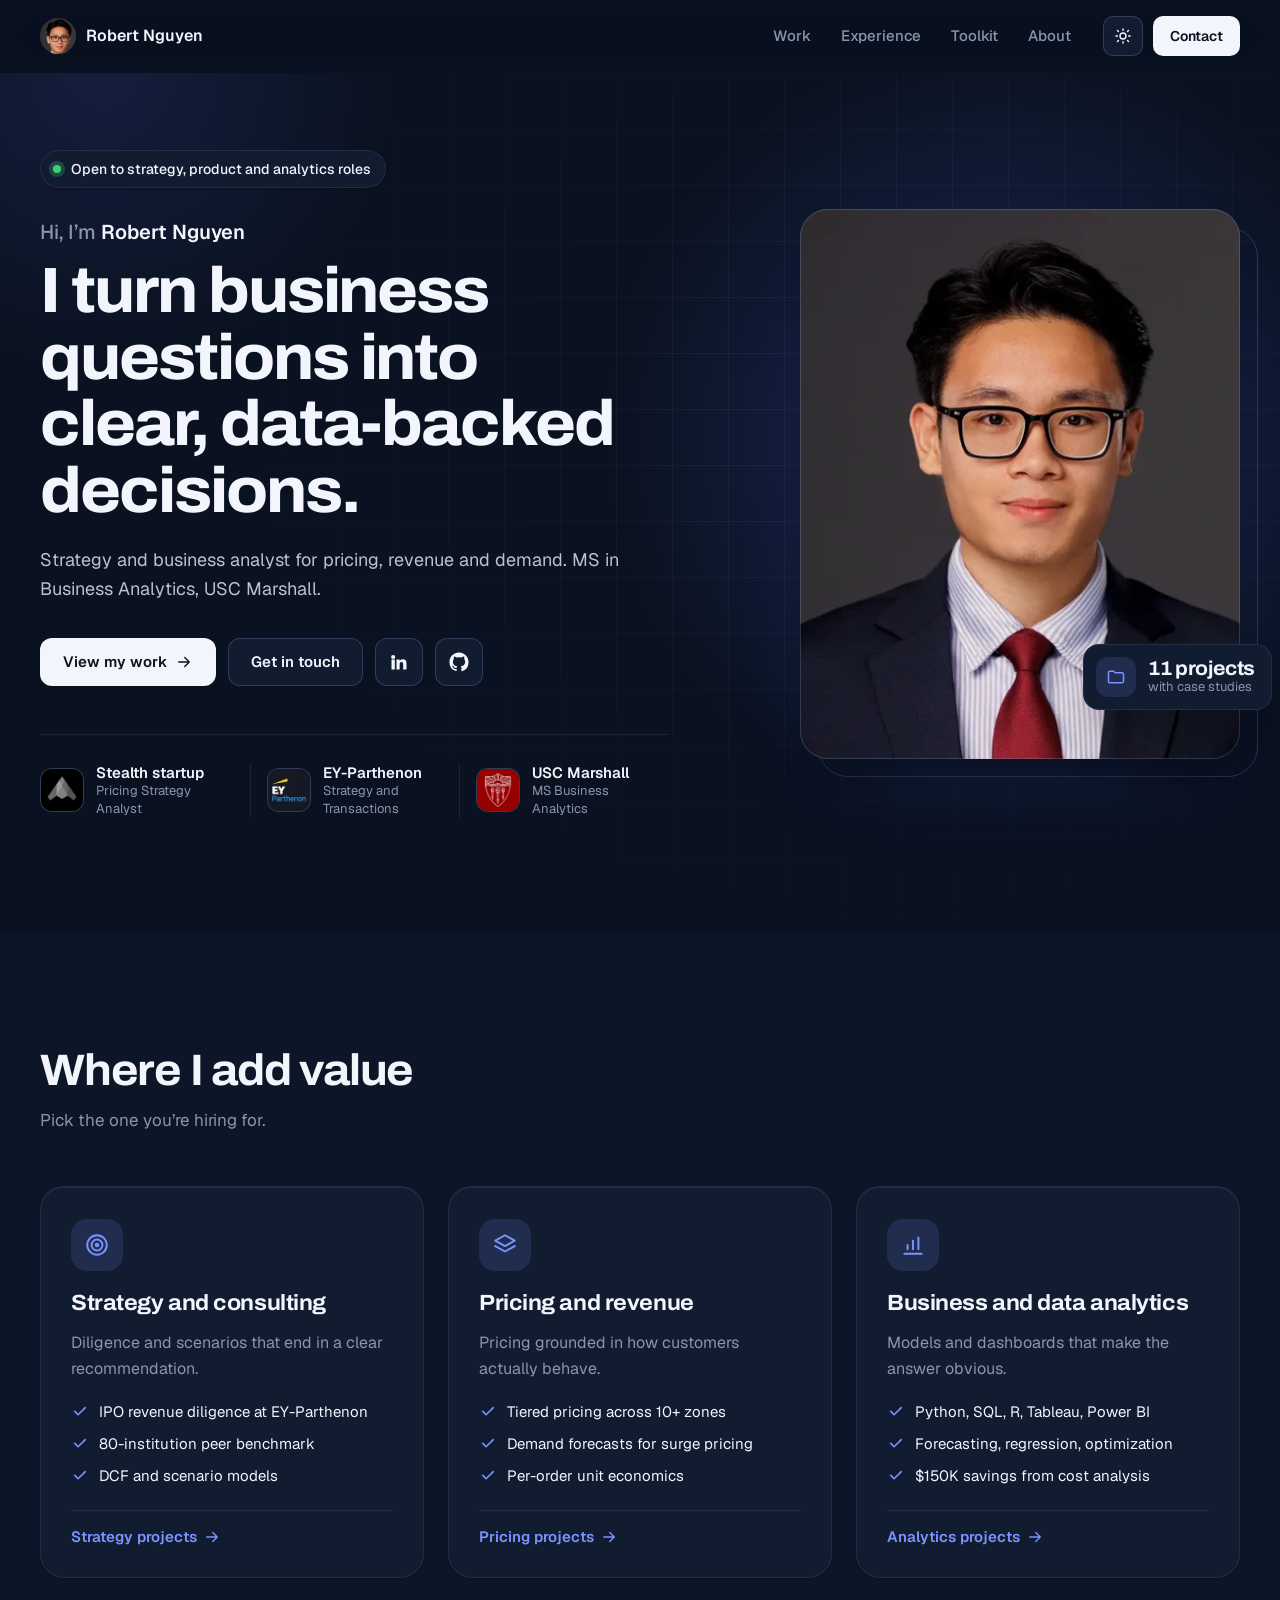
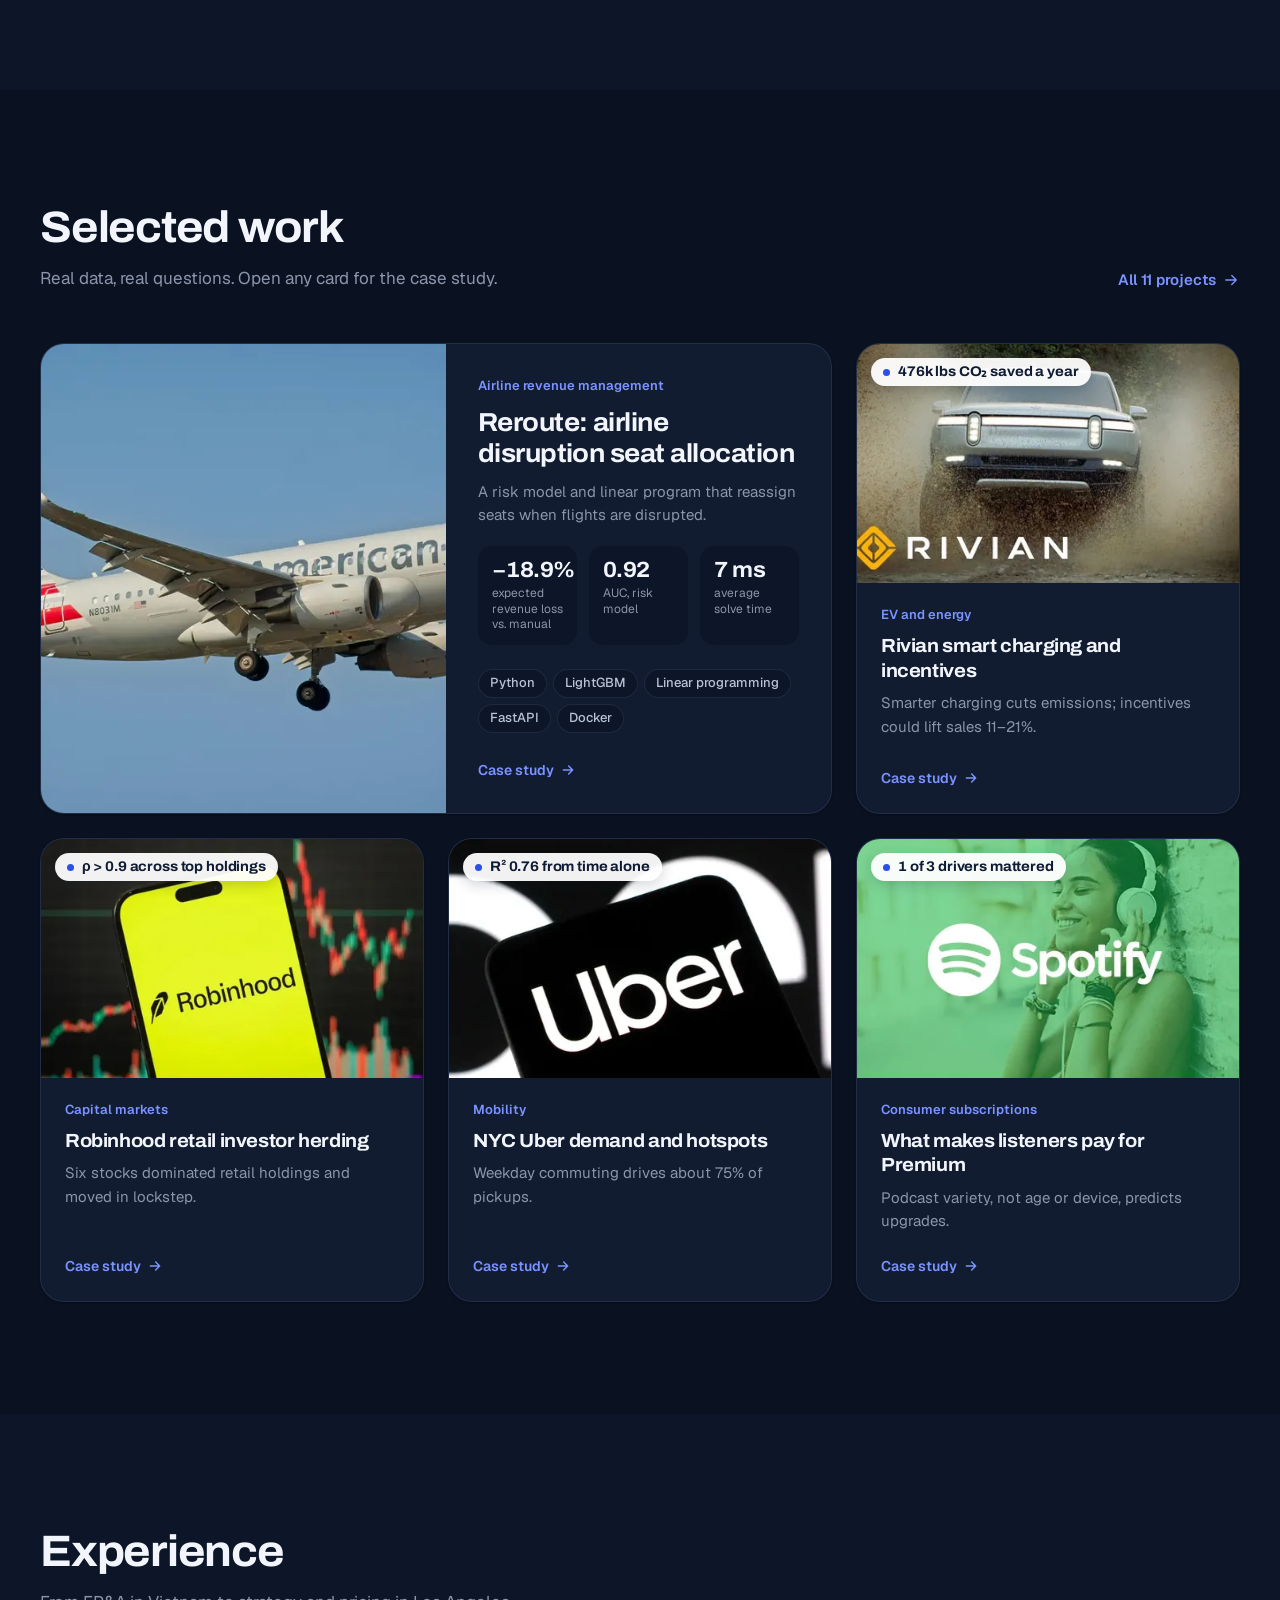
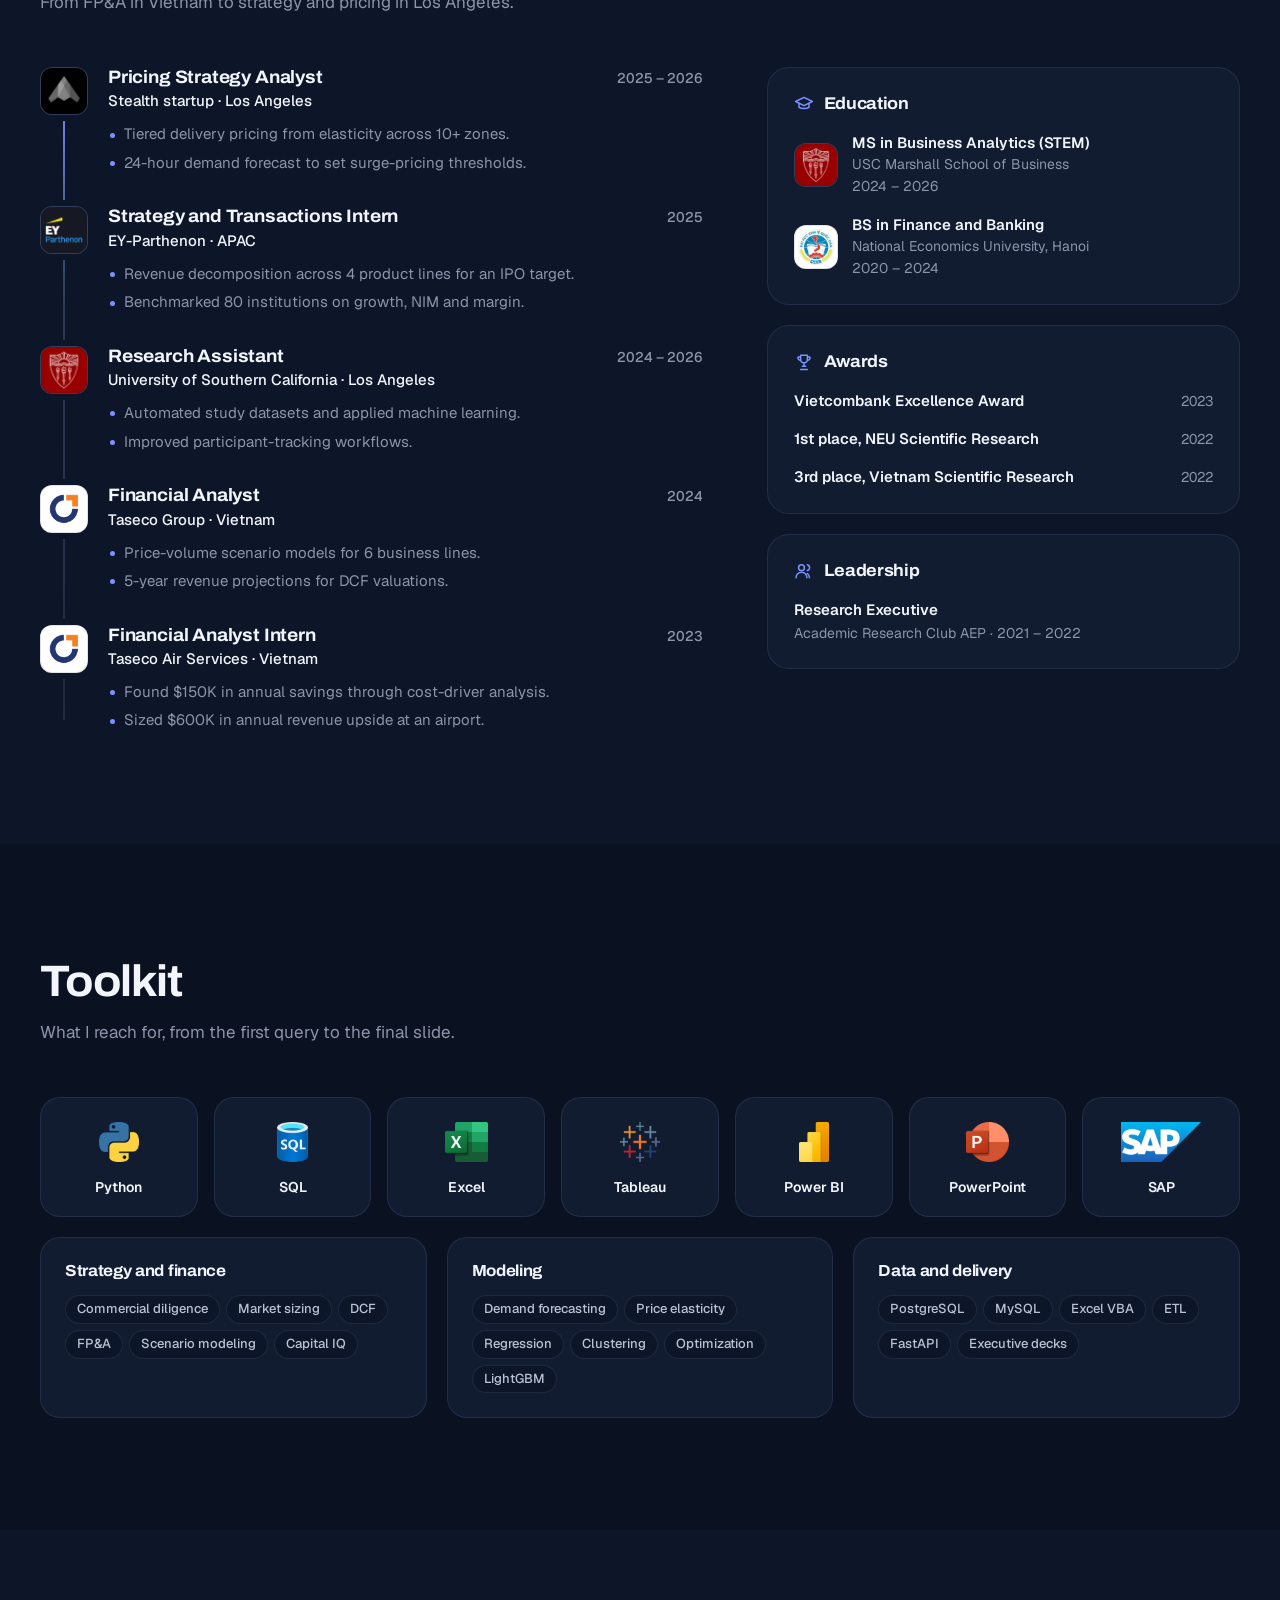
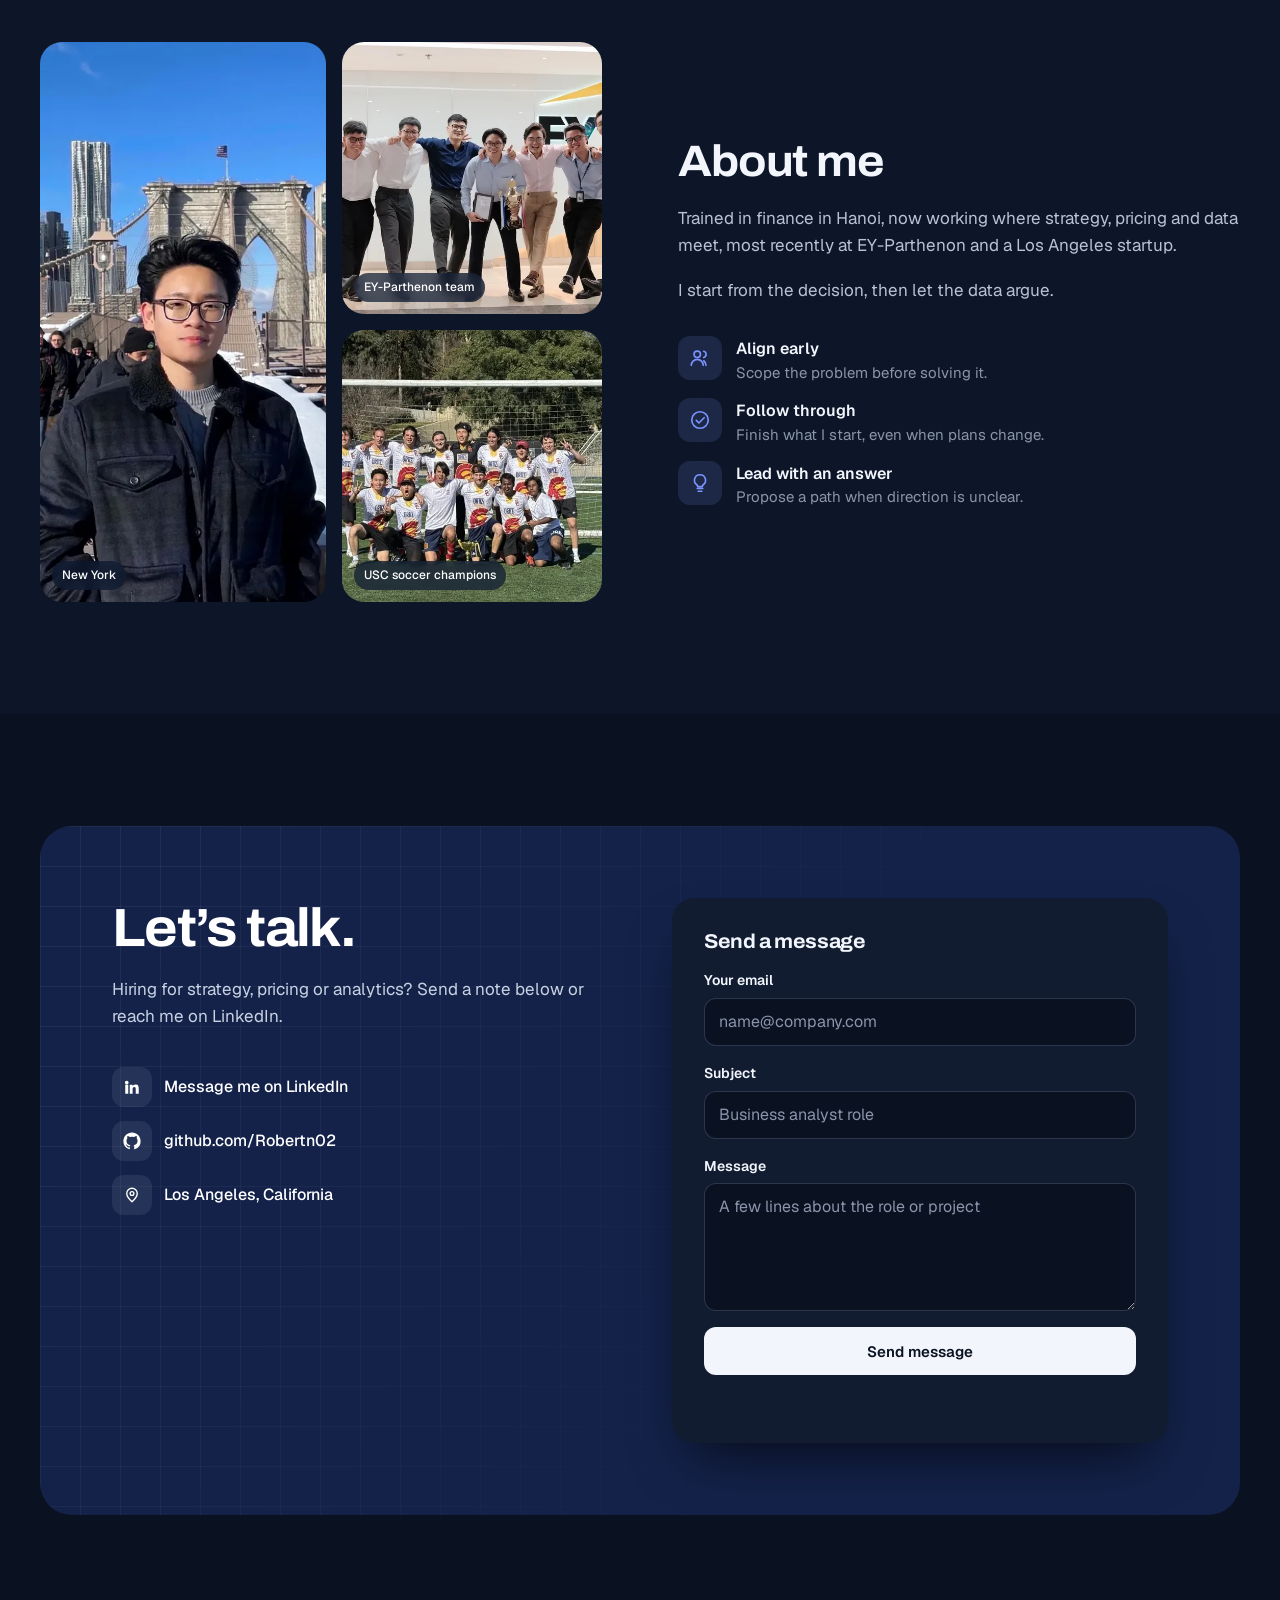
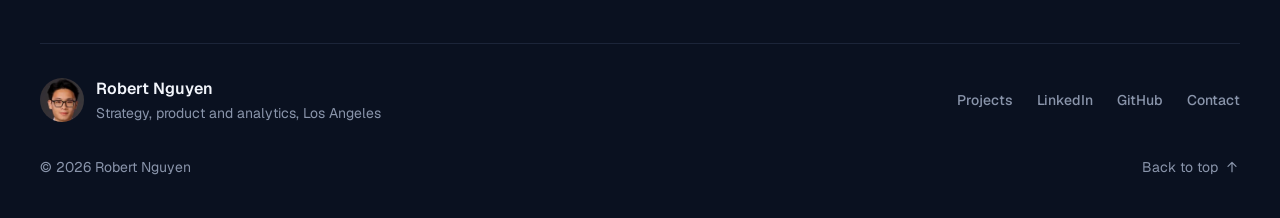
<file: index.html>
<!DOCTYPE html>
<html lang="en">
<head>
  <meta charset="utf-8">
  <meta name="viewport" content="width=device-width, initial-scale=1">
  <title>Robert Nguyen | Strategy, product and analytics</title>
  <meta name="description" content="Robert Nguyen: strategy, product and business analytics. EY-Parthenon, corporate finance, and an MS in Business Analytics at USC Marshall. Selected projects, experience and contact.">
  <link rel="canonical" href="https://robertn02.github.io/website/">

  <meta property="og:type" content="profile">
  <meta property="og:title" content="Robert Nguyen | Strategy, product and analytics">
  <meta property="og:description" content="I turn business questions into clear, data-backed decisions.">
  <meta property="og:url" content="https://robertn02.github.io/website/">
  <meta property="og:image" content="https://robertn02.github.io/website/assets/img/og-card.jpg">
  <meta property="og:image:width" content="1200">
  <meta property="og:image:height" content="630">
  <meta property="og:image:alt" content="Robert Nguyen: strategy, pricing and business analytics">
  <meta name="twitter:card" content="summary_large_image">
  <meta name="theme-color" content="#0a1120">
  <script>try{localStorage.removeItem('theme');if(sessionStorage.getItem('theme')==='light')document.documentElement.dataset.theme='light'}catch(e){}</script>

  <link rel="icon" href="assets/img/favicon.svg" type="image/svg+xml">
  <link rel="icon" href="favicon.ico" sizes="any">

  <link rel="preload" href="assets/fonts/archivo.woff2" as="font" type="font/woff2" crossorigin>
  <link rel="preload" href="assets/fonts/geist.woff2" as="font" type="font/woff2" crossorigin>
  <link rel="stylesheet" href="assets/css/site.css">
  <link rel="preload" as="image" href="assets/img/robert-headshot.webp" imagesrcset="assets/img/robert-headshot-560.webp 560w, assets/img/robert-headshot.webp 960w" imagesizes="(max-width: 600px) 250px, (max-width: 960px) 475px, 550px" fetchpriority="high">

  <script type="application/ld+json">
  {
    "@context": "https://schema.org",
    "@type": "Person",
    "name": "Robert Nguyen",
    "url": "https://robertn02.github.io/website/",
    "image": "https://robertn02.github.io/website/assets/img/robert-og.jpg",
    "address": { "@type": "PostalAddress", "addressLocality": "Los Angeles", "addressRegion": "CA", "addressCountry": "US" },
    "alumniOf": [
      { "@type": "CollegeOrUniversity", "name": "USC Marshall School of Business" },
      { "@type": "CollegeOrUniversity", "name": "National Economics University" }
    ],
    "knowsAbout": ["Strategy consulting", "Product management", "Business analytics", "Revenue management", "Financial analysis"],
    "sameAs": ["https://www.linkedin.com/in/phucnh2402/", "https://github.com/Robertn02"]
  }
  </script>

  <!-- Google Analytics: queued now, library loaded once the page is idle -->
  <script>
    window.dataLayer = window.dataLayer || [];
    function gtag(){dataLayer.push(arguments);}
    gtag('js', new Date());
    gtag('config', 'G-C8GLRVX10Y');
    addEventListener('load', function () {
      (window.requestIdleCallback || setTimeout)(function () {
        var s = document.createElement('script');
        s.async = true; s.src = 'https://www.googletagmanager.com/gtag/js?id=G-C8GLRVX10Y';
        document.head.appendChild(s);
      }, { timeout: 2500 });
    });
  </script>
</head>

<body>
  <svg width="0" height="0" style="position:absolute" aria-hidden="true">
    <symbol id="i-arrow" viewBox="0 0 24 24"><path d="M5 12h14M13 6l6 6-6 6"/></symbol>
    <symbol id="i-external" viewBox="0 0 24 24"><path d="M7 17 17 7M8 7h9v9"/></symbol>
    <symbol id="i-pin" viewBox="0 0 24 24"><path d="M12 21s-7-6.2-7-11a7 7 0 0 1 14 0c0 4.8-7 11-7 11z"/><circle cx="12" cy="10" r="2.5"/></symbol>
    <symbol id="i-target" viewBox="0 0 24 24"><circle cx="12" cy="12" r="9"/><circle cx="12" cy="12" r="5"/><circle cx="12" cy="12" r="1.2"/></symbol>
    <symbol id="i-layers" viewBox="0 0 24 24"><path d="m12 3 9 5-9 5-9-5 9-5z"/><path d="m3 13 9 5 9-5"/></symbol>
    <symbol id="i-chart" viewBox="0 0 24 24"><path d="M4 20h16M7 16v-4M12 16V8M17 16V5"/></symbol>
    <symbol id="i-folder" viewBox="0 0 24 24"><path d="M3 7a2 2 0 0 1 2-2h4l2 2h8a2 2 0 0 1 2 2v8a2 2 0 0 1-2 2H5a2 2 0 0 1-2-2z"/></symbol>
    <symbol id="i-check" viewBox="0 0 24 24"><path d="m5 12.5 4.5 4.5L19 7.5"/></symbol>
    <symbol id="i-cap" viewBox="0 0 24 24"><path d="m2 9 10-5 10 5-10 5-10-5z"/><path d="M6 11v5c3 2 9 2 12 0v-5"/></symbol>
    <symbol id="i-trophy" viewBox="0 0 24 24"><path d="M8 4h8v5a4 4 0 0 1-8 0V4zM8 6H5a3 3 0 0 0 3 4M16 6h3a3 3 0 0 1-3 4M12 13v4M8 21h8M10 17h4"/></symbol>
    <symbol id="i-users" viewBox="0 0 24 24"><circle cx="9" cy="8" r="3.5"/><path d="M2.5 20a6.5 6.5 0 0 1 13 0M16 4.6a3.5 3.5 0 0 1 0 6.8M18.5 20a6.5 6.5 0 0 0-2.4-5"/></symbol>
    <symbol id="i-check-circle" viewBox="0 0 24 24"><circle cx="12" cy="12" r="9"/><path d="m8 12.5 2.8 2.8L16.5 9.5"/></symbol>
    <symbol id="i-bulb" viewBox="0 0 24 24"><path d="M9 18h6M10 21h4M12 3a6 6 0 0 0-3.5 10.9c.6.5 1 1.2 1 2.1h5c0-.9.4-1.6 1-2.1A6 6 0 0 0 12 3z"/></symbol>
    <symbol id="i-sun" viewBox="0 0 24 24"><circle cx="12" cy="12" r="4"/><path d="M12 2.5v2M12 19.5v2M4.6 4.6 6 6M18 18l1.4 1.4M2.5 12h2M19.5 12h2M4.6 19.4 6 18M18 6l1.4-1.4"/></symbol>
    <symbol id="i-moon" viewBox="0 0 24 24"><path d="M20 14.5A8 8 0 1 1 9.5 4a6.5 6.5 0 0 0 10.5 10.5z"/></symbol>
    <symbol id="i-menu" viewBox="0 0 24 24"><path d="M4 7h16M4 12h16M4 17h16"/></symbol>
    <symbol id="i-close" viewBox="0 0 24 24"><path d="M6 6l12 12M18 6 6 18"/></symbol>
    <symbol id="i-linkedin" viewBox="0 0 24 24"><path d="M4.98 3.5a2.5 2.5 0 1 1 0 5 2.5 2.5 0 0 1 0-5zM3 9h4v12H3zM9 9h3.8v1.7h.05c.53-1 1.83-2.05 3.77-2.05C20.6 8.65 21 11.2 21 14.5V21h-4v-5.8c0-1.4-.03-3.2-1.95-3.2-1.95 0-2.25 1.52-2.25 3.1V21H9z"/></symbol>
    <symbol id="i-github" viewBox="0 0 24 24"><path d="M12 .5C5.65.5.5 5.65.5 12a11.5 11.5 0 0 0 7.86 10.92c.58.1.79-.25.79-.56v-2c-3.2.7-3.87-1.36-3.87-1.36-.52-1.33-1.28-1.69-1.28-1.69-1.04-.71.08-.7.08-.7 1.15.08 1.76 1.19 1.76 1.19 1.03 1.76 2.69 1.25 3.35.96.1-.75.4-1.25.73-1.54-2.55-.29-5.24-1.28-5.24-5.68 0-1.26.45-2.28 1.19-3.09-.12-.29-.52-1.46.11-3.04 0 0 .97-.31 3.17 1.18a11 11 0 0 1 5.77 0c2.2-1.49 3.17-1.18 3.17-1.18.63 1.58.23 2.75.11 3.04.74.81 1.19 1.83 1.19 3.09 0 4.41-2.69 5.38-5.25 5.67.41.36.78 1.06.78 2.14v3.17c0 .31.21.67.8.56A11.5 11.5 0 0 0 23.5 12C23.5 5.65 18.35.5 12 .5z"/></symbol>
  </svg>

  <a class="skip-link" href="#main">Skip to content</a>

  <header class="site-nav" id="top">
    <div class="container nav-inner">
      <a class="brand" href="./">
        <img src="assets/img/robert-avatar.webp" width="36" height="36" alt="">
        <span>Robert Nguyen</span>
      </a>
      <nav class="nav-links" id="nav-links" aria-label="Main">
        <a href="#work">Work</a>
        <a href="#experience">Experience</a>
        <a href="#toolkit">Toolkit</a>
        <a href="#about">About</a>
        <a class="nav-contact" href="#contact">Contact</a>
      </nav>
      <div class="nav-actions">
        <button class="icon-btn theme-btn" type="button" data-theme-toggle aria-label="Switch to light theme">
          <svg class="icon on-dark" aria-hidden="true"><use href="#i-sun"/></svg>
          <svg class="icon on-light" aria-hidden="true"><use href="#i-moon"/></svg>
        </button>
        <a class="btn btn-primary btn-sm nav-cta" href="#contact">Contact</a>
        <button class="menu-btn" type="button" aria-expanded="false" aria-controls="nav-links" aria-label="Open menu">
          <svg class="icon menu-open" aria-hidden="true"><use href="#i-menu"/></svg>
          <svg class="icon menu-close" aria-hidden="true"><use href="#i-close"/></svg>
        </button>
      </div>
    </div>
  </header>

  <main id="main">
    <!-- Hero -->
    <section class="hero">
      <div class="container hero-grid">
        <div>
          <span class="status rise" style="--d:0"><span class="status-dot" aria-hidden="true"></span>Open to strategy, product and analytics roles</span>
          <p class="hero-hello rise" style="--d:1">Hi, I’m <strong>Robert Nguyen</strong></p>
          <h1 class="rise" style="--d:2">I turn business questions into clear, <span class="nowrap">data-backed</span> decisions.</h1>
          <p class="hero-sub rise" style="--d:3">Strategy and business analyst for pricing, revenue and demand. MS in Business Analytics, USC Marshall.</p>

          <div class="hero-actions rise" style="--d:4">
            <a class="btn btn-primary" href="#work">View my work <svg class="icon icon--arrow" aria-hidden="true"><use href="#i-arrow"/></svg></a>
            <a class="btn btn-secondary" href="#contact">Get in touch</a>
            <a class="icon-btn" href="https://www.linkedin.com/in/phucnh2402/" target="_blank" rel="noopener" aria-label="LinkedIn"><svg class="icon icon--fill" aria-hidden="true"><use href="#i-linkedin"/></svg></a>
            <a class="icon-btn" href="https://github.com/Robertn02" target="_blank" rel="noopener" aria-label="GitHub"><svg class="icon icon--fill" aria-hidden="true"><use href="#i-github"/></svg></a>
          </div>

          <ul class="creds rise" style="--d:5" aria-label="Background">
            <li class="cred">
              <span class="logo-box logo-box--fill"><img src="assets/img/logos/stealth.webp" alt="" width="200" height="200"></span>
              <div><strong>Stealth startup</strong><span>Pricing Strategy Analyst</span></div>
            </li>
            <li class="cred">
              <span class="logo-box logo-box--fill"><img src="assets/img/logos/eyp.webp" alt="" width="200" height="200"></span>
              <div><strong>EY-Parthenon</strong><span>Strategy and Transactions</span></div>
            </li>
            <li class="cred">
              <span class="logo-box logo-box--fill"><img src="assets/img/logos/usc.webp" alt="" width="192" height="192"></span>
              <div><strong>USC Marshall</strong><span>MS Business Analytics</span></div>
            </li>
          </ul>
        </div>

        <div class="portrait rise" style="--d:1">
          <img src="assets/img/robert-headshot.webp" srcset="assets/img/robert-headshot-560.webp 560w, assets/img/robert-headshot.webp 960w" sizes="(max-width: 600px) 250px, (max-width: 960px) 475px, 550px" width="960" height="960" alt="Portrait of Robert Nguyen" fetchpriority="high">
          <a class="float-card float-card--b" href="projects/">
            <span class="float-icon"><svg class="icon" aria-hidden="true"><use href="#i-folder"/></svg></span>
            <div><strong>11 projects</strong><span>with case studies</span></div>
          </a>
        </div>
      </div>
    </section>

    <!-- Expertise -->
    <section class="section section--soft" id="expertise" aria-labelledby="expertise-title">
      <div class="container">
        <div class="section-head">
          <div>
            <h2 id="expertise-title">Where I add value</h2>
            <p>Pick the one you’re hiring for.</p>
          </div>
        </div>

        <div class="expertise">
          <article class="x-card">
            <span class="x-icon"><svg class="icon" aria-hidden="true"><use href="#i-target"/></svg></span>
            <h3>Strategy and consulting</h3>
            <p>Diligence and scenarios that end in a clear recommendation.</p>
            <ul class="checks">
              <li><svg class="icon" aria-hidden="true"><use href="#i-check"/></svg><span>IPO revenue diligence at <span class="nowrap">EY-Parthenon</span></span></li>
              <li><svg class="icon" aria-hidden="true"><use href="#i-check"/></svg><span>80-institution peer benchmark</span></li>
              <li><svg class="icon" aria-hidden="true"><use href="#i-check"/></svg><span>DCF and scenario models</span></li>
            </ul>
            <a class="link-arrow" href="projects/?for=strategy">Strategy projects <svg class="icon" aria-hidden="true"><use href="#i-arrow"/></svg></a>
          </article>

          <article class="x-card">
            <span class="x-icon"><svg class="icon" aria-hidden="true"><use href="#i-layers"/></svg></span>
            <h3>Pricing and revenue</h3>
            <p>Pricing grounded in how customers actually behave.</p>
            <ul class="checks">
              <li><svg class="icon" aria-hidden="true"><use href="#i-check"/></svg><span>Tiered pricing across 10+ zones</span></li>
              <li><svg class="icon" aria-hidden="true"><use href="#i-check"/></svg><span>Demand forecasts for surge pricing</span></li>
              <li><svg class="icon" aria-hidden="true"><use href="#i-check"/></svg><span>Per-order unit economics</span></li>
            </ul>
            <a class="link-arrow" href="projects/?for=product">Pricing projects <svg class="icon" aria-hidden="true"><use href="#i-arrow"/></svg></a>
          </article>

          <article class="x-card">
            <span class="x-icon"><svg class="icon" aria-hidden="true"><use href="#i-chart"/></svg></span>
            <h3>Business and data analytics</h3>
            <p>Models and dashboards that make the answer obvious.</p>
            <ul class="checks">
              <li><svg class="icon" aria-hidden="true"><use href="#i-check"/></svg><span>Python, SQL, R, Tableau, Power BI</span></li>
              <li><svg class="icon" aria-hidden="true"><use href="#i-check"/></svg><span>Forecasting, regression, optimization</span></li>
              <li><svg class="icon" aria-hidden="true"><use href="#i-check"/></svg><span>$150K savings from cost analysis</span></li>
            </ul>
            <a class="link-arrow" href="projects/?for=analytics">Analytics projects <svg class="icon" aria-hidden="true"><use href="#i-arrow"/></svg></a>
          </article>
        </div>
      </div>
    </section>

    <!-- Work -->
    <section class="section" id="work" aria-labelledby="work-title">
      <div class="container">
        <div class="section-head">
          <div>
            <h2 id="work-title">Selected work</h2>
            <p>Real data, real questions. Open any card for the case study.</p>
          </div>
          <a class="link-arrow" href="projects/">All 11 projects <svg class="icon" aria-hidden="true"><use href="#i-arrow"/></svg></a>
        </div>

        <div class="work-grid">
          <article class="work-card work-card--feature" data-case="reroute">
            <div class="work-media">
              <img src="assets/img/project-aa.webp" srcset="assets/img/project-aa-480.webp 480w, assets/img/project-aa-720.webp 720w, assets/img/project-aa.webp 960w" sizes="(max-width: 720px) calc(100vw - 40px), 750px" width="960" height="540" loading="lazy" alt="American Airlines jet taking off">
            </div>
            <div class="work-body">
              <span class="tag">Airline revenue management</span>
              <h3><a href="https://github.com/Robertn02/Airline-Revenue-Management-IROPS-Seat-Allocation-Optimizer" target="_blank" rel="noopener">Reroute: airline disruption seat allocation</a></h3>
              <p>A risk model and linear program that reassign seats when flights are disrupted.</p>
              <div class="stats">
                <div class="stat"><strong>−18.9%</strong><span>expected revenue loss vs. manual</span></div>
                <div class="stat"><strong>0.92</strong><span>AUC, risk model</span></div>
                <div class="stat"><strong>7 ms</strong><span>average solve time</span></div>
              </div>
              <div class="chips"><span class="chip">Python</span><span class="chip">LightGBM</span><span class="chip">Linear programming</span><span class="chip">FastAPI</span><span class="chip">Docker</span></div>
              <span class="card-cta" aria-hidden="true">Case study <svg class="icon"><use href="#i-arrow"/></svg></span>
            </div>
          </article>

          <article class="work-card" data-case="rivian">
            <div class="work-media">
              <img src="assets/img/project-rivian.webp" srcset="assets/img/project-rivian-480.webp 480w, assets/img/project-rivian-720.webp 720w, assets/img/project-rivian.webp 960w" sizes="(max-width: 720px) calc(100vw - 40px), (max-width: 1024px) calc(50vw - 44px), 384px" width="960" height="540" loading="lazy" alt="Rivian truck driving off-road">
              <span class="metric">476k lbs CO₂ saved a year</span>
            </div>
            <div class="work-body">
              <span class="tag">EV and energy</span>
              <h3><a href="https://github.com/Robertn02/Rivian-SCE-EV-Smart-Charging-Emissions-and-Incentive-Analysis" target="_blank" rel="noopener">Rivian smart charging and incentives</a></h3>
              <p>Smarter charging cuts emissions; incentives could lift sales 11–21%.</p>
              <span class="card-cta" aria-hidden="true">Case study <svg class="icon"><use href="#i-arrow"/></svg></span>
            </div>
          </article>

          <article class="work-card" data-case="robinhood">
            <div class="work-media">
              <img src="assets/img/project-robinhood.webp" srcset="assets/img/project-robinhood-480.webp 480w, assets/img/project-robinhood-720.webp 720w, assets/img/project-robinhood.webp 750w" sizes="(max-width: 720px) calc(100vw - 40px), (max-width: 1024px) calc(50vw - 44px), 384px" width="750" height="500" loading="lazy" alt="Robinhood app on a phone">
              <span class="metric">ρ &gt; 0.9 across top holdings</span>
            </div>
            <div class="work-body">
              <span class="tag">Capital markets</span>
              <h3><a href="https://github.com/Robertn02/Robinhood-CRSP-Retail-Investor-Flow-Behavioral-Analytics" target="_blank" rel="noopener">Robinhood retail investor herding</a></h3>
              <p>Six stocks dominated retail holdings and moved in lockstep.</p>
              <span class="card-cta" aria-hidden="true">Case study <svg class="icon"><use href="#i-arrow"/></svg></span>
            </div>
          </article>

          <article class="work-card" data-case="uber">
            <div class="work-media">
              <img src="assets/img/project-uber.webp" srcset="assets/img/project-uber-480.webp 480w, assets/img/project-uber-720.webp 720w, assets/img/project-uber.webp 960w" sizes="(max-width: 720px) calc(100vw - 40px), (max-width: 1024px) calc(50vw - 44px), 384px" width="960" height="640" loading="lazy" alt="Uber logo on a phone">
              <span class="metric">R² 0.76 from time alone</span>
            </div>
            <div class="work-body">
              <span class="tag">Mobility</span>
              <h3><a href="https://github.com/Robertn02/Uber-NYC-Pickup-Demand-and-Hotspot-Analytics" target="_blank" rel="noopener">NYC Uber demand and hotspots</a></h3>
              <p>Weekday commuting drives about 75% of pickups.</p>
              <span class="card-cta" aria-hidden="true">Case study <svg class="icon"><use href="#i-arrow"/></svg></span>
            </div>
          </article>

          <article class="work-card" data-case="spotify">
            <div class="work-media">
              <img src="assets/img/project-spotify.webp" width="467" height="316" loading="lazy" alt="Spotify logo over a person wearing headphones">
              <span class="metric">1 of 3 drivers mattered</span>
            </div>
            <div class="work-body">
              <span class="tag">Consumer subscriptions</span>
              <h3><a href="https://github.com/Robertn02/Spotify-Premium-Subscription-Behavior-Modeling-and-Driver-Analysis" target="_blank" rel="noopener">What makes listeners pay for Premium</a></h3>
              <p>Podcast variety, not age or device, predicts upgrades.</p>
              <span class="card-cta" aria-hidden="true">Case study <svg class="icon"><use href="#i-arrow"/></svg></span>
            </div>
          </article>
        </div>
      </div>
    </section>

    <!-- Experience -->
    <section class="section section--soft" id="experience" aria-labelledby="experience-title">
      <div class="container">
        <div class="section-head">
          <div>
            <h2 id="experience-title">Experience</h2>
            <p>From FP&amp;A in Vietnam to strategy and pricing in Los Angeles.</p>
          </div>
        </div>

        <div class="exp-grid">
          <ol class="timeline">
            <li class="t-item">
              <span class="logo-box logo-box--fill"><img src="assets/img/logos/stealth.webp" alt="" width="200" height="200"></span>
              <div>
                <div class="t-head"><h3>Pricing Strategy Analyst</h3><span class="t-date">2025 – 2026</span></div>
                <p class="t-org">Stealth startup · Los Angeles</p>
                <ul class="t-points">
                  <li>Tiered delivery pricing from elasticity across 10+ zones.</li>
                  <li>24-hour demand forecast to set surge-pricing thresholds.</li>
                </ul>
              </div>
            </li>
            <li class="t-item">
              <span class="logo-box logo-box--fill"><img src="assets/img/logos/eyp.webp" alt="" width="200" height="200"></span>
              <div>
                <div class="t-head"><h3>Strategy and Transactions Intern</h3><span class="t-date">2025</span></div>
                <p class="t-org">EY-Parthenon · APAC</p>
                <ul class="t-points">
                  <li>Revenue decomposition across 4 product lines for an IPO target.</li>
                  <li>Benchmarked 80 institutions on growth, NIM and margin.</li>
                </ul>
              </div>
            </li>
            <li class="t-item">
              <span class="logo-box logo-box--fill"><img src="assets/img/logos/usc.webp" alt="" width="192" height="192"></span>
              <div>
                <div class="t-head"><h3>Research Assistant</h3><span class="t-date">2024 – 2026</span></div>
                <p class="t-org">University of Southern California · Los Angeles</p>
                <ul class="t-points">
                  <li>Automated study datasets and applied machine learning.</li>
                  <li>Improved participant-tracking workflows.</li>
                </ul>
              </div>
            </li>
            <li class="t-item">
              <span class="logo-box logo-box--real"><img src="assets/img/logos/taseco.webp" alt="" width="96" height="96"></span>
              <div>
                <div class="t-head"><h3>Financial Analyst</h3><span class="t-date">2024</span></div>
                <p class="t-org">Taseco Group · Vietnam</p>
                <ul class="t-points">
                  <li>Price-volume scenario models for 6 business lines.</li>
                  <li>5-year revenue projections for DCF valuations.</li>
                </ul>
              </div>
            </li>
            <li class="t-item">
              <span class="logo-box logo-box--real"><img src="assets/img/logos/taseco.webp" alt="" width="96" height="96"></span>
              <div>
                <div class="t-head"><h3>Financial Analyst Intern</h3><span class="t-date">2023</span></div>
                <p class="t-org">Taseco Air Services · Vietnam</p>
                <ul class="t-points">
                  <li>Found $150K in annual savings through cost-driver analysis.</li>
                  <li>Sized $600K in annual revenue upside at an airport.</li>
                </ul>
              </div>
            </li>
          </ol>

          <div class="side">
            <section class="side-card" aria-labelledby="edu-title">
              <h3 id="edu-title"><svg class="icon" aria-hidden="true"><use href="#i-cap"/></svg>Education</h3>
              <ul class="side-list">
                <li class="edu"><span class="logo-box logo-box--fill"><img src="assets/img/logos/usc.webp" alt="" width="192" height="192"></span><div><strong>MS in Business Analytics (STEM)</strong><span>USC Marshall School of Business</span><span>2024 – 2026</span></div></li>
                <li class="edu"><span class="logo-box logo-box--real logo-box--tight"><img src="assets/img/logos/neu.webp" alt="" width="160" height="160"></span><div><strong>BS in Finance and Banking</strong><span>National Economics University, Hanoi</span><span>2020 – 2024</span></div></li>
              </ul>
            </section>
            <section class="side-card" aria-labelledby="awards-title">
              <h3 id="awards-title"><svg class="icon" aria-hidden="true"><use href="#i-trophy"/></svg>Awards</h3>
              <ul class="side-list">
                <li class="row"><strong>Vietcombank Excellence Award</strong><span>2023</span></li>
                <li class="row"><strong>1st place, NEU Scientific Research</strong><span>2022</span></li>
                <li class="row"><strong>3rd place, Vietnam Scientific Research</strong><span>2022</span></li>
              </ul>
            </section>
            <section class="side-card" aria-labelledby="lead-title">
              <h3 id="lead-title"><svg class="icon" aria-hidden="true"><use href="#i-users"/></svg>Leadership</h3>
              <ul class="side-list">
                <li><strong>Research Executive</strong><span>Academic Research Club AEP · 2021 – 2022</span></li>
              </ul>
            </section>
          </div>
        </div>
      </div>
    </section>

    <!-- Toolkit -->
    <section class="section" id="toolkit" aria-labelledby="toolkit-title">
      <div class="container">
        <div class="section-head">
          <div>
            <h2 id="toolkit-title">Toolkit</h2>
            <p>What I reach for, from the first query to the final slide.</p>
          </div>
        </div>

        <ul class="tools">
          <li class="tool"><img src="assets/img/logos/python.webp" alt="" width="121" height="120"><span>Python</span></li>
          <li class="tool"><img src="assets/img/logos/sql.webp" alt="" width="91" height="120"><span>SQL</span></li>
          <li class="tool"><img src="assets/img/logos/excel.webp" alt="" width="129" height="120"><span>Excel</span></li>
          <li class="tool"><img src="assets/img/logos/tableau.webp" alt="" width="122" height="120"><span>Tableau</span></li>
          <li class="tool"><img src="assets/img/logos/powerbi.webp" alt="" width="90" height="120"><span>Power BI</span></li>
          <li class="tool"><img src="assets/img/logos/powerpoint.webp" alt="" width="129" height="120"><span>PowerPoint</span></li>
          <li class="tool"><img src="assets/img/logos/sap.webp" alt="" width="240" height="119"><span>SAP</span></li>
        </ul>

        <div class="methods">
          <div class="method">
            <h3>Strategy and finance</h3>
            <div class="chips"><span class="chip">Commercial diligence</span><span class="chip">Market sizing</span><span class="chip">DCF</span><span class="chip">FP&amp;A</span><span class="chip">Scenario modeling</span><span class="chip">Capital IQ</span></div>
          </div>
          <div class="method">
            <h3>Modeling</h3>
            <div class="chips"><span class="chip">Demand forecasting</span><span class="chip">Price elasticity</span><span class="chip">Regression</span><span class="chip">Clustering</span><span class="chip">Optimization</span><span class="chip">LightGBM</span></div>
          </div>
          <div class="method">
            <h3>Data and delivery</h3>
            <div class="chips"><span class="chip">PostgreSQL</span><span class="chip">MySQL</span><span class="chip">Excel VBA</span><span class="chip">ETL</span><span class="chip">FastAPI</span><span class="chip">Executive decks</span></div>
          </div>
        </div>
      </div>
    </section>

    <!-- About -->
    <section class="section section--soft" id="about" aria-labelledby="about-title">
      <div class="container about-grid">
        <div class="collage">
          <figure><img src="assets/img/robert-brooklyn.webp" srcset="assets/img/robert-brooklyn-600.webp 600w, assets/img/robert-brooklyn.webp 900w" sizes="(max-width: 960px) 55vw, 420px" width="900" height="1200" loading="lazy" alt="Robert on the Brooklyn Bridge with the Manhattan skyline behind"><figcaption>New York</figcaption></figure>
          <figure><img src="assets/img/life-ey-2.webp" srcset="assets/img/life-ey-2-800.webp 800w, assets/img/life-ey-2.webp 1200w" sizes="(max-width: 960px) 45vw, 410px" width="1200" height="800" loading="lazy" alt="Robert with EY-Parthenon colleagues holding a trophy"><figcaption>EY-Parthenon team</figcaption></figure>
          <figure><img src="assets/img/life-champion.webp" srcset="assets/img/life-champion-800.webp 800w, assets/img/life-champion.webp 1200w" sizes="(max-width: 960px) 45vw, 410px" width="1200" height="800" loading="lazy" alt="USC soccer team celebrating with a trophy"><figcaption>USC soccer champions</figcaption></figure>
        </div>

        <div class="about-copy">
          <h2 id="about-title">About me</h2>
          <p>Trained in finance in Hanoi, now working where strategy, pricing and data meet, most recently at EY-Parthenon and a Los Angeles startup.</p>
          <p>I start from the decision, then let the data argue.</p>

          <div class="values">
            <div class="value">
              <span class="x-icon"><svg class="icon" aria-hidden="true"><use href="#i-users"/></svg></span>
              <div><strong>Align early</strong><span>Scope the problem before solving it.</span></div>
            </div>
            <div class="value">
              <span class="x-icon"><svg class="icon" aria-hidden="true"><use href="#i-check-circle"/></svg></span>
              <div><strong>Follow through</strong><span>Finish what I start, even when plans change.</span></div>
            </div>
            <div class="value">
              <span class="x-icon"><svg class="icon" aria-hidden="true"><use href="#i-bulb"/></svg></span>
              <div><strong>Lead with an answer</strong><span>Propose a path when direction is unclear.</span></div>
            </div>
          </div>
        </div>
      </div>
    </section>

    <!-- Contact -->
    <section class="section" id="contact" aria-labelledby="contact-title">
      <div class="container">
        <div class="cta">
          <div>
            <h2 id="contact-title">Let’s talk.</h2>
            <p class="cta-sub">Hiring for strategy, pricing or analytics? Send a note below or reach me on LinkedIn.</p>
            <ul class="contact-list">
              <li><a href="https://www.linkedin.com/in/phucnh2402/" target="_blank" rel="noopener"><span class="icon-wrap"><svg class="icon icon--fill" aria-hidden="true"><use href="#i-linkedin"/></svg></span>Message me on LinkedIn</a></li>
              <li><a href="https://github.com/Robertn02" target="_blank" rel="noopener"><span class="icon-wrap"><svg class="icon icon--fill" aria-hidden="true"><use href="#i-github"/></svg></span>github.com/Robertn02</a></li>
              <li><span><span class="icon-wrap"><svg class="icon" aria-hidden="true"><use href="#i-pin"/></svg></span>Los Angeles, California</span></li>
            </ul>
          </div>

          <form class="form" id="contact-form" novalidate>
            <h3>Send a message</h3>
            <div class="field">
              <label for="f-email">Your email</label>
              <input id="f-email" type="email" name="email" autocomplete="email" placeholder="name@company.com" required>
            </div>
            <div class="field">
              <label for="f-subject">Subject</label>
              <input id="f-subject" type="text" name="subject" placeholder="Business analyst role">
            </div>
            <div class="field">
              <label for="f-message">Message</label>
              <textarea id="f-message" name="message" rows="4" placeholder="A few lines about the role or project" required></textarea>
            </div>
            <input type="hidden" name="source" value="Home">
            <button class="btn btn-primary" type="submit">Send message</button>
            <p class="form-status" role="status" aria-live="polite"></p>
          </form>
        </div>
      </div>
    </section>
  </main>

  <footer class="footer">
    <div class="container">
      <div class="footer-inner">
        <div class="footer-brand">
          <img src="assets/img/robert-avatar.webp" width="44" height="44" alt="">
          <div><strong>Robert Nguyen</strong><span>Strategy, product and analytics, Los Angeles</span></div>
        </div>
        <nav aria-label="Footer">
          <a href="projects/">Projects</a>
          <a href="https://www.linkedin.com/in/phucnh2402/" target="_blank" rel="noopener">LinkedIn</a>
          <a href="https://github.com/Robertn02" target="_blank" rel="noopener">GitHub</a>
          <a href="#contact">Contact</a>
        </nav>
      </div>
      <div class="footer-bottom">
        <p>© <span data-year>2026</span> Robert Nguyen</p>
        <a class="back-top" href="#top">Back to top <svg class="icon" aria-hidden="true"><use href="#i-arrow"/></svg></a>
      </div>
    </div>
  </footer>

  <script src="assets/js/site.js" defer></script>
</body>
</html>
</file>
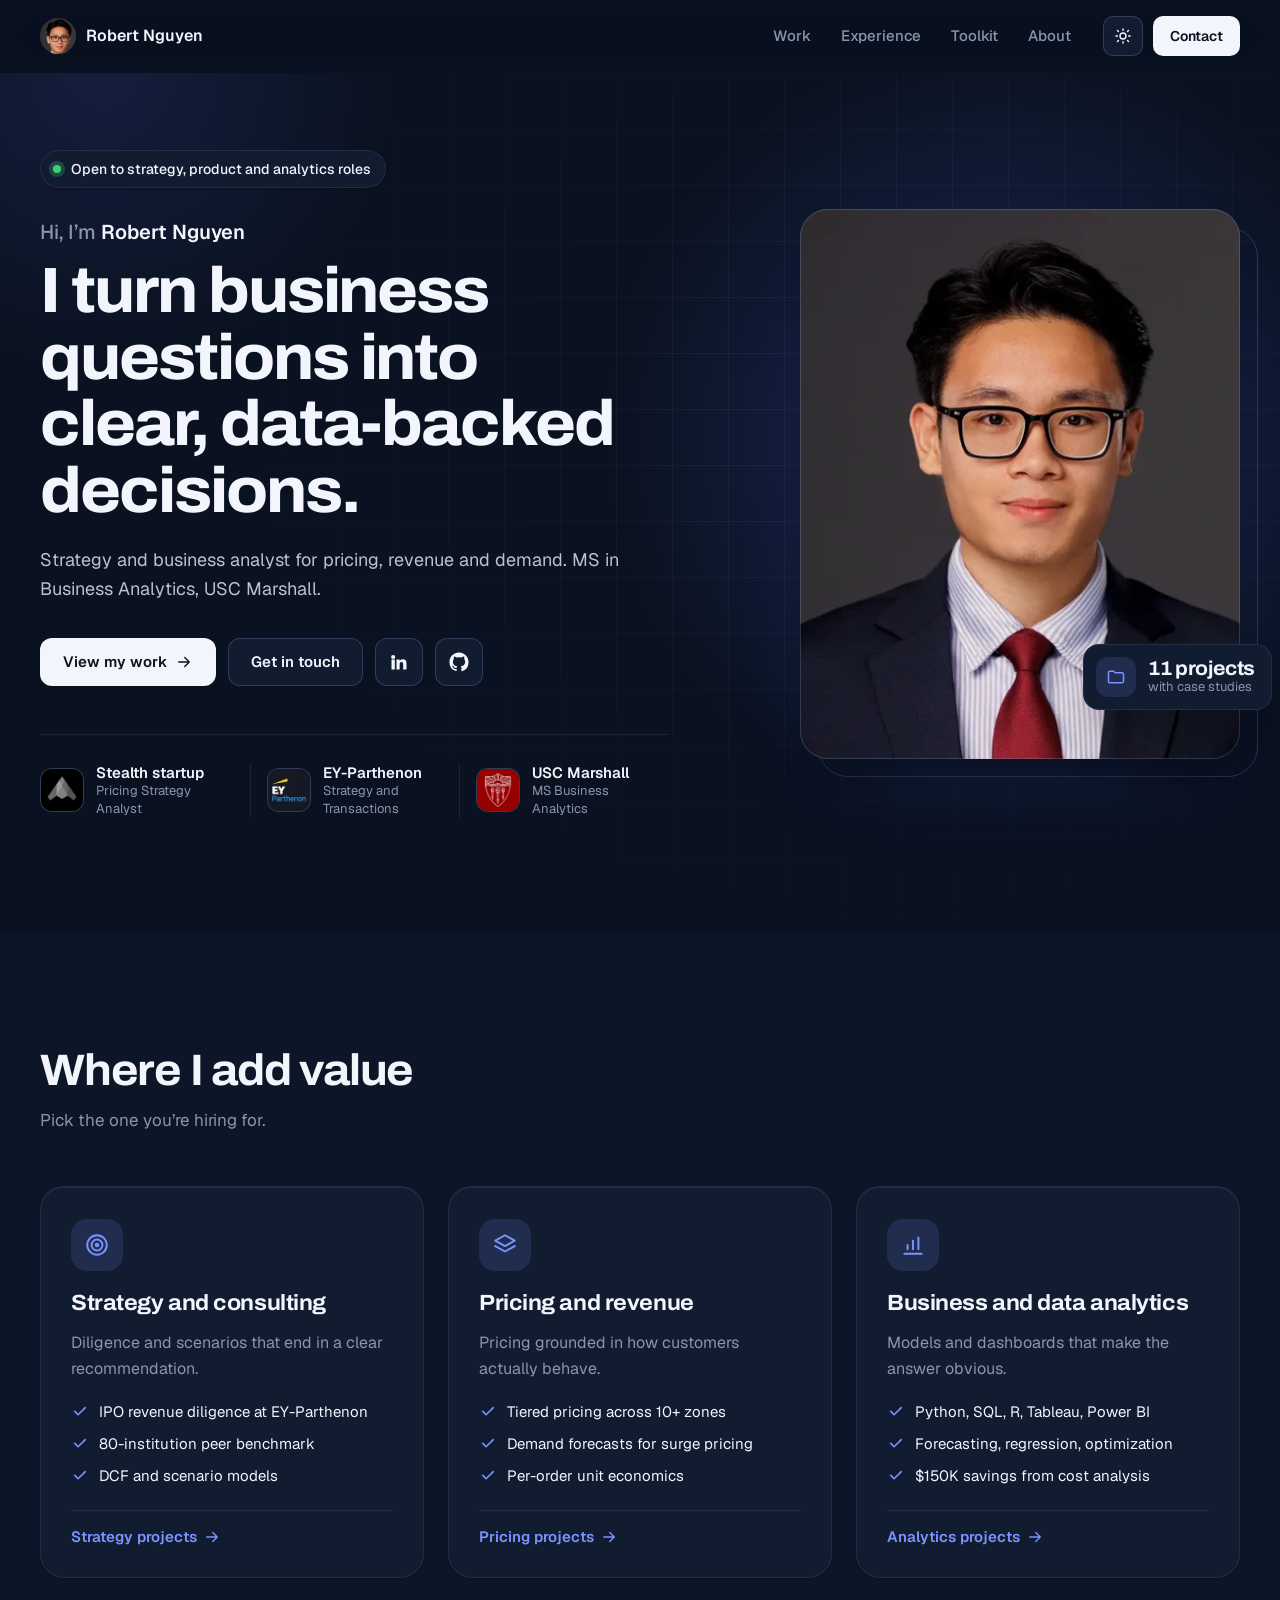
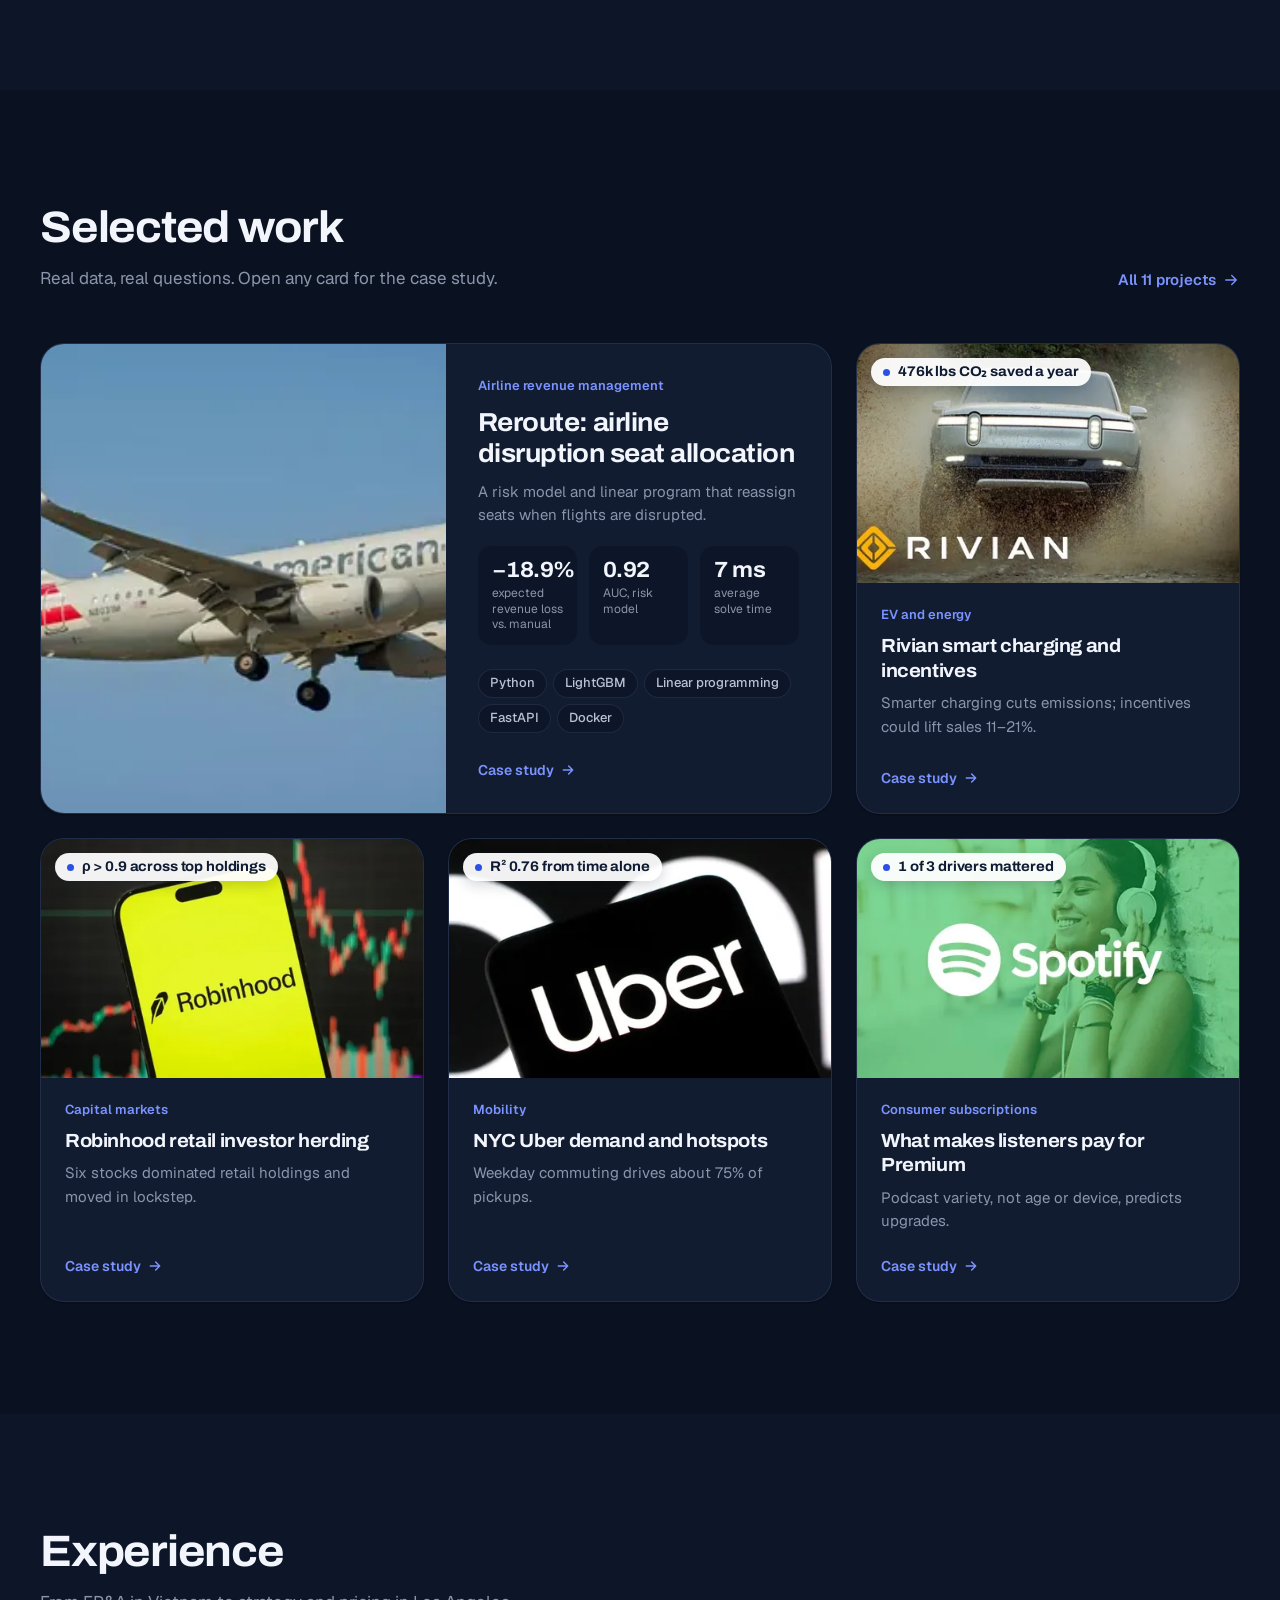
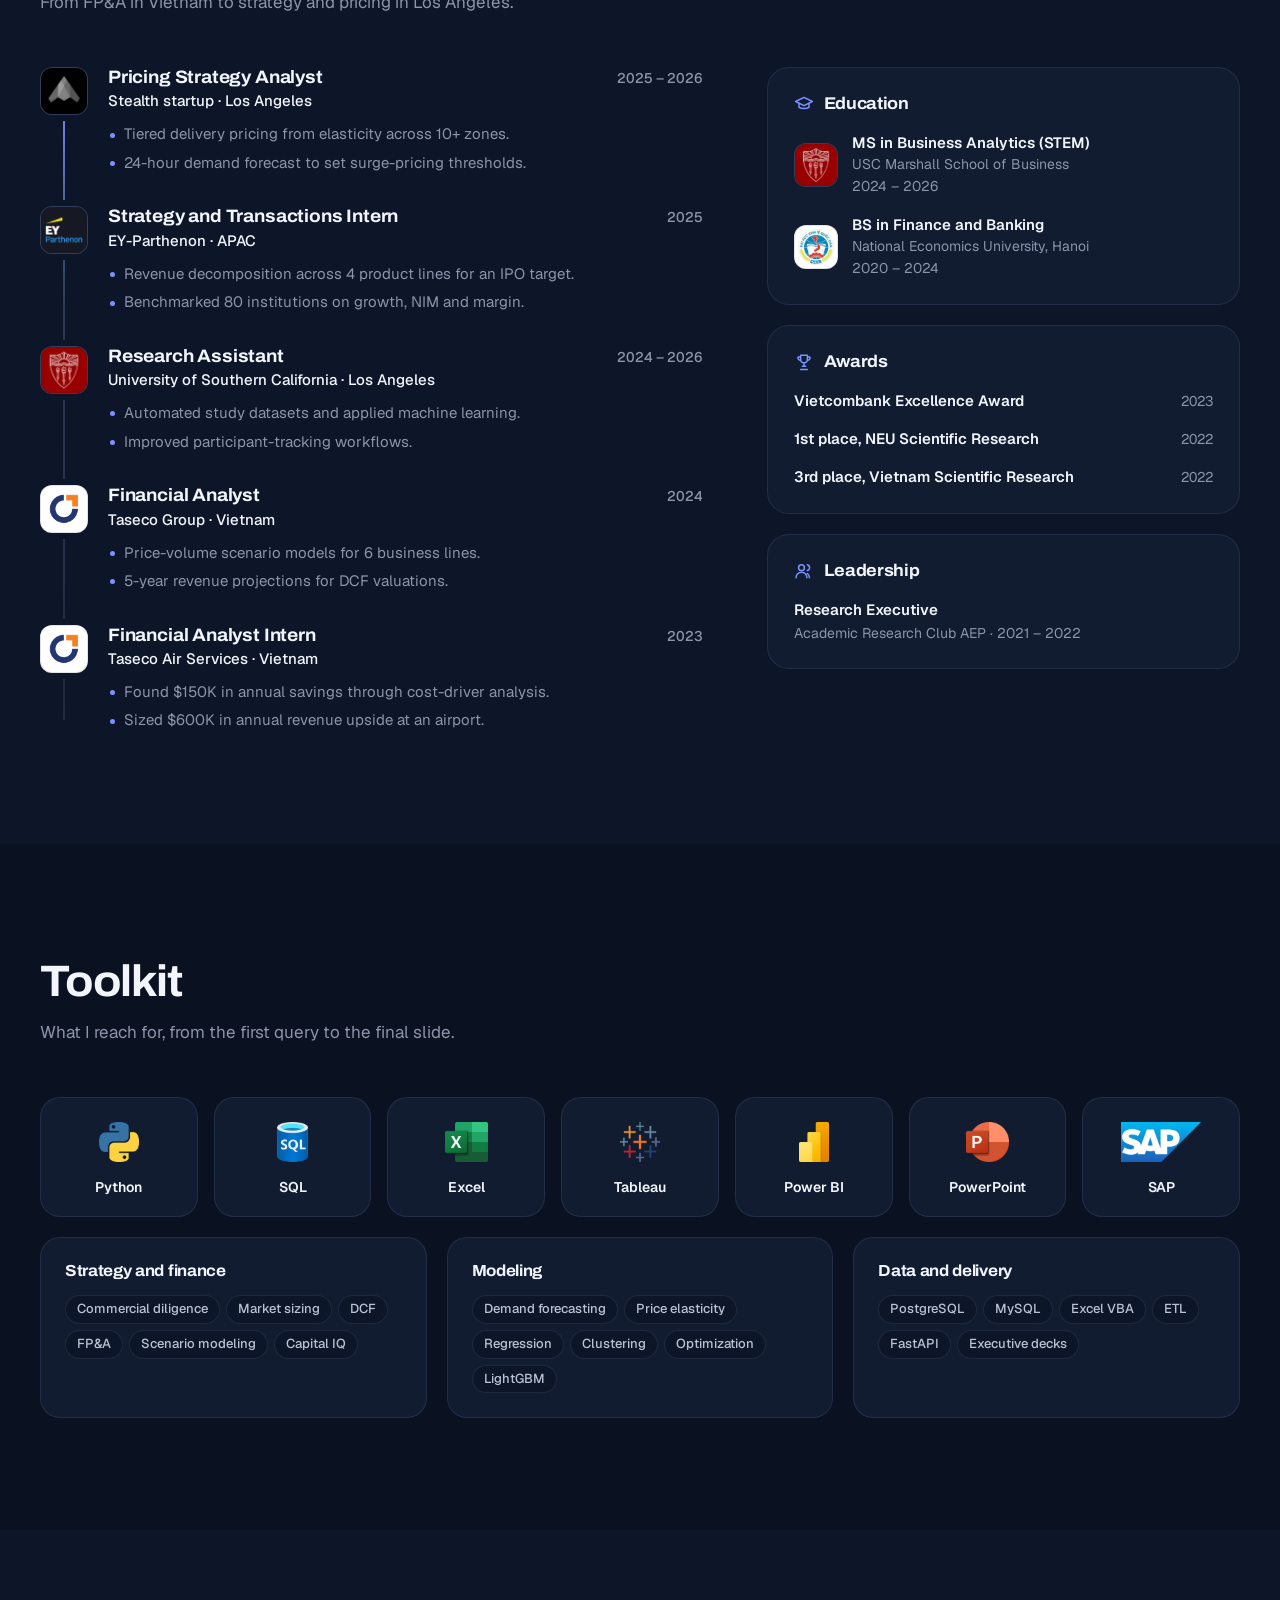
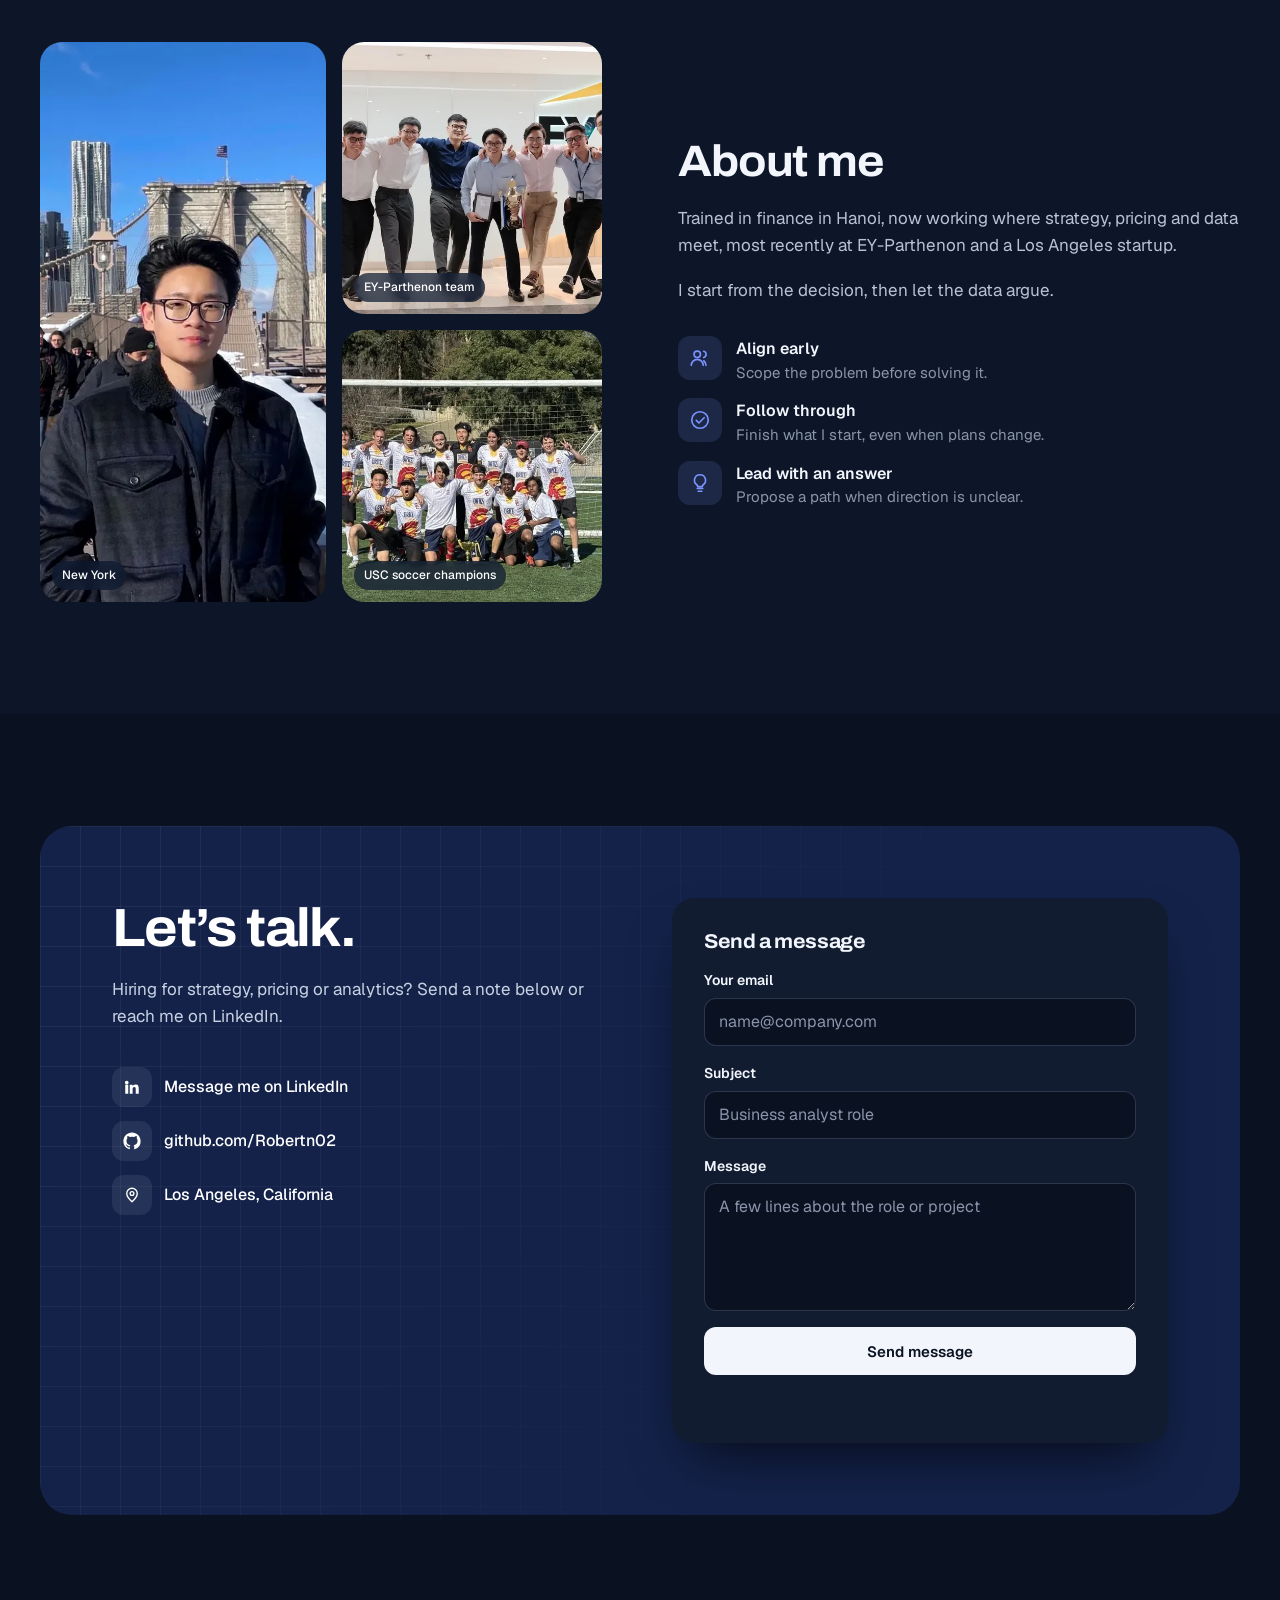
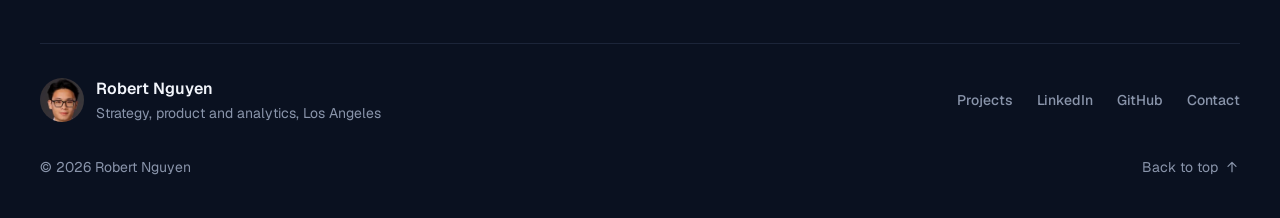
<file: blogs/index.html>
<!DOCTYPE html>
<html lang="en">
<head>
  <meta charset="utf-8">
  <title>Robert Nguyen</title>
  <meta name="robots" content="noindex">
  <link rel="canonical" href="https://robertn02.github.io/website/">
  <meta http-equiv="refresh" content="0; url=../">
  <script>location.replace('../' + location.search);</script>
</head>
<body>
  <p><a href="../">Continue to Robert Nguyen’s site</a></p>
</body>
</html>
</file>
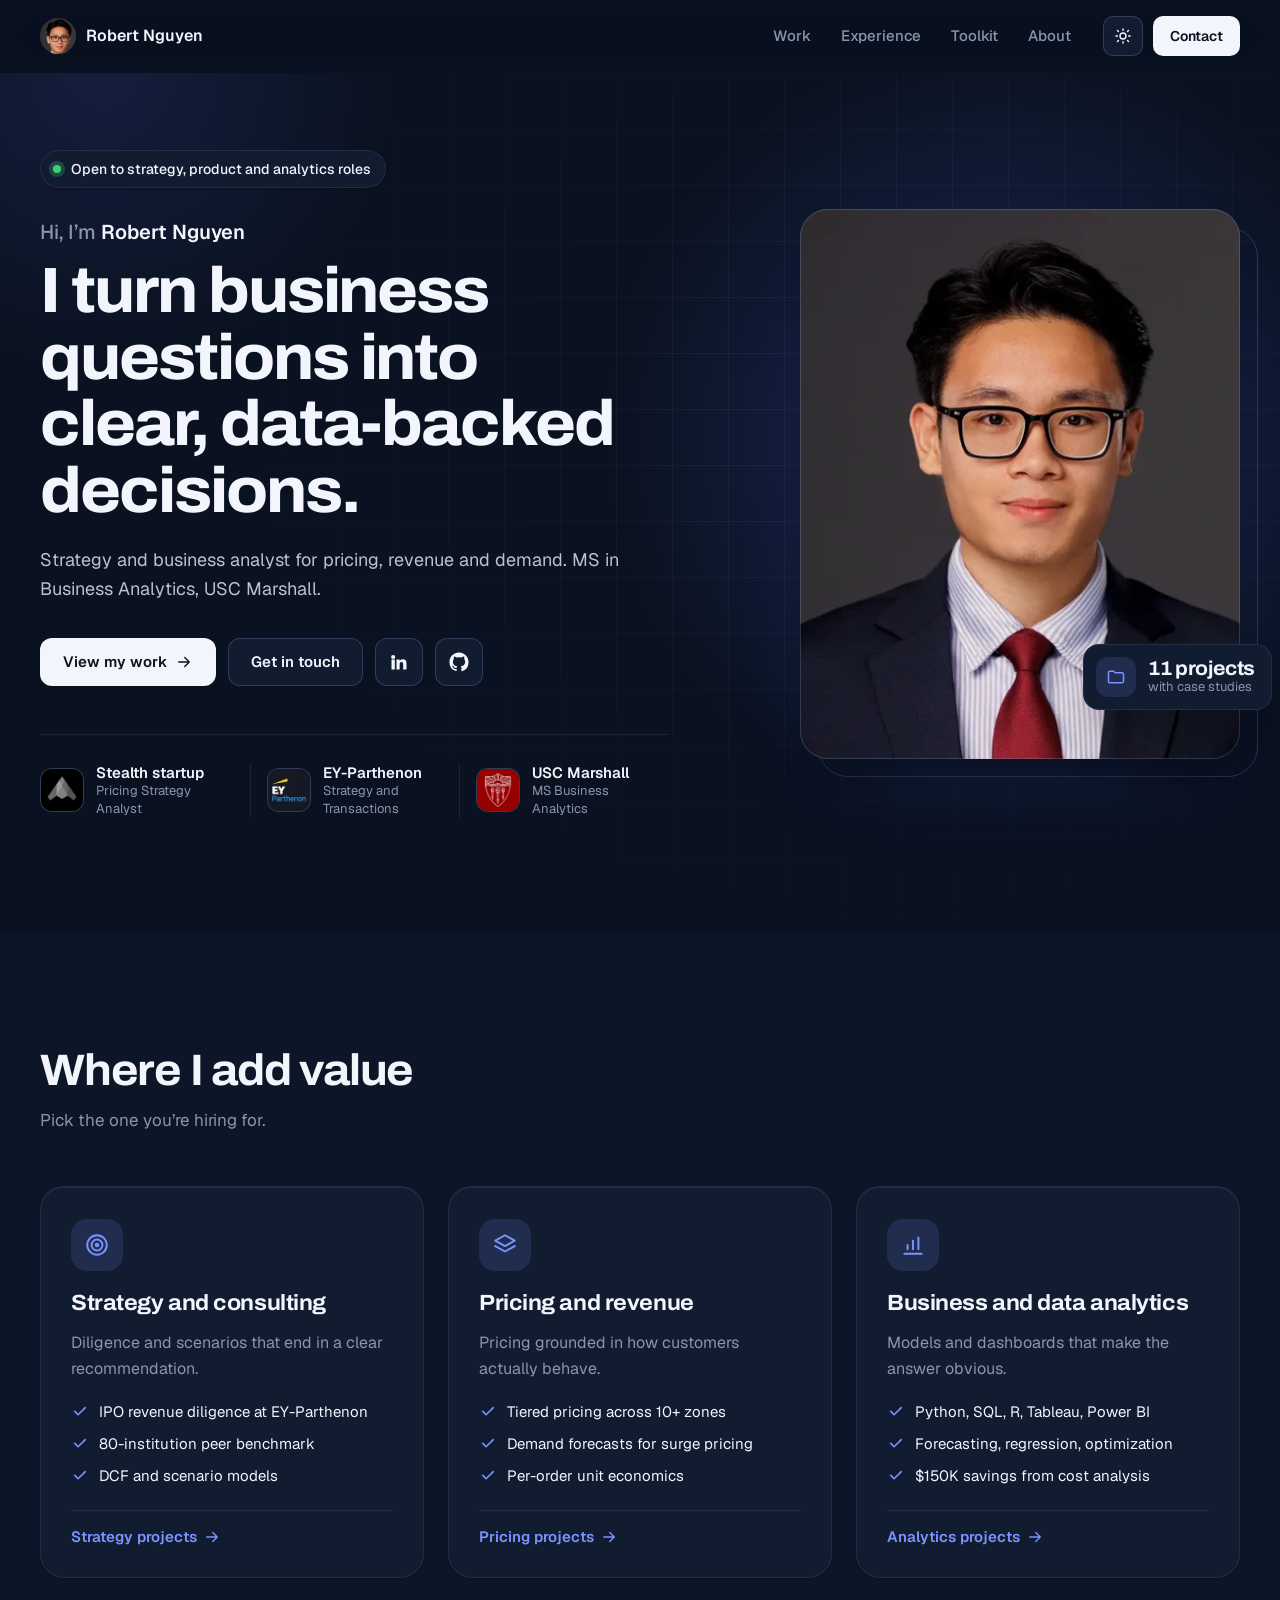
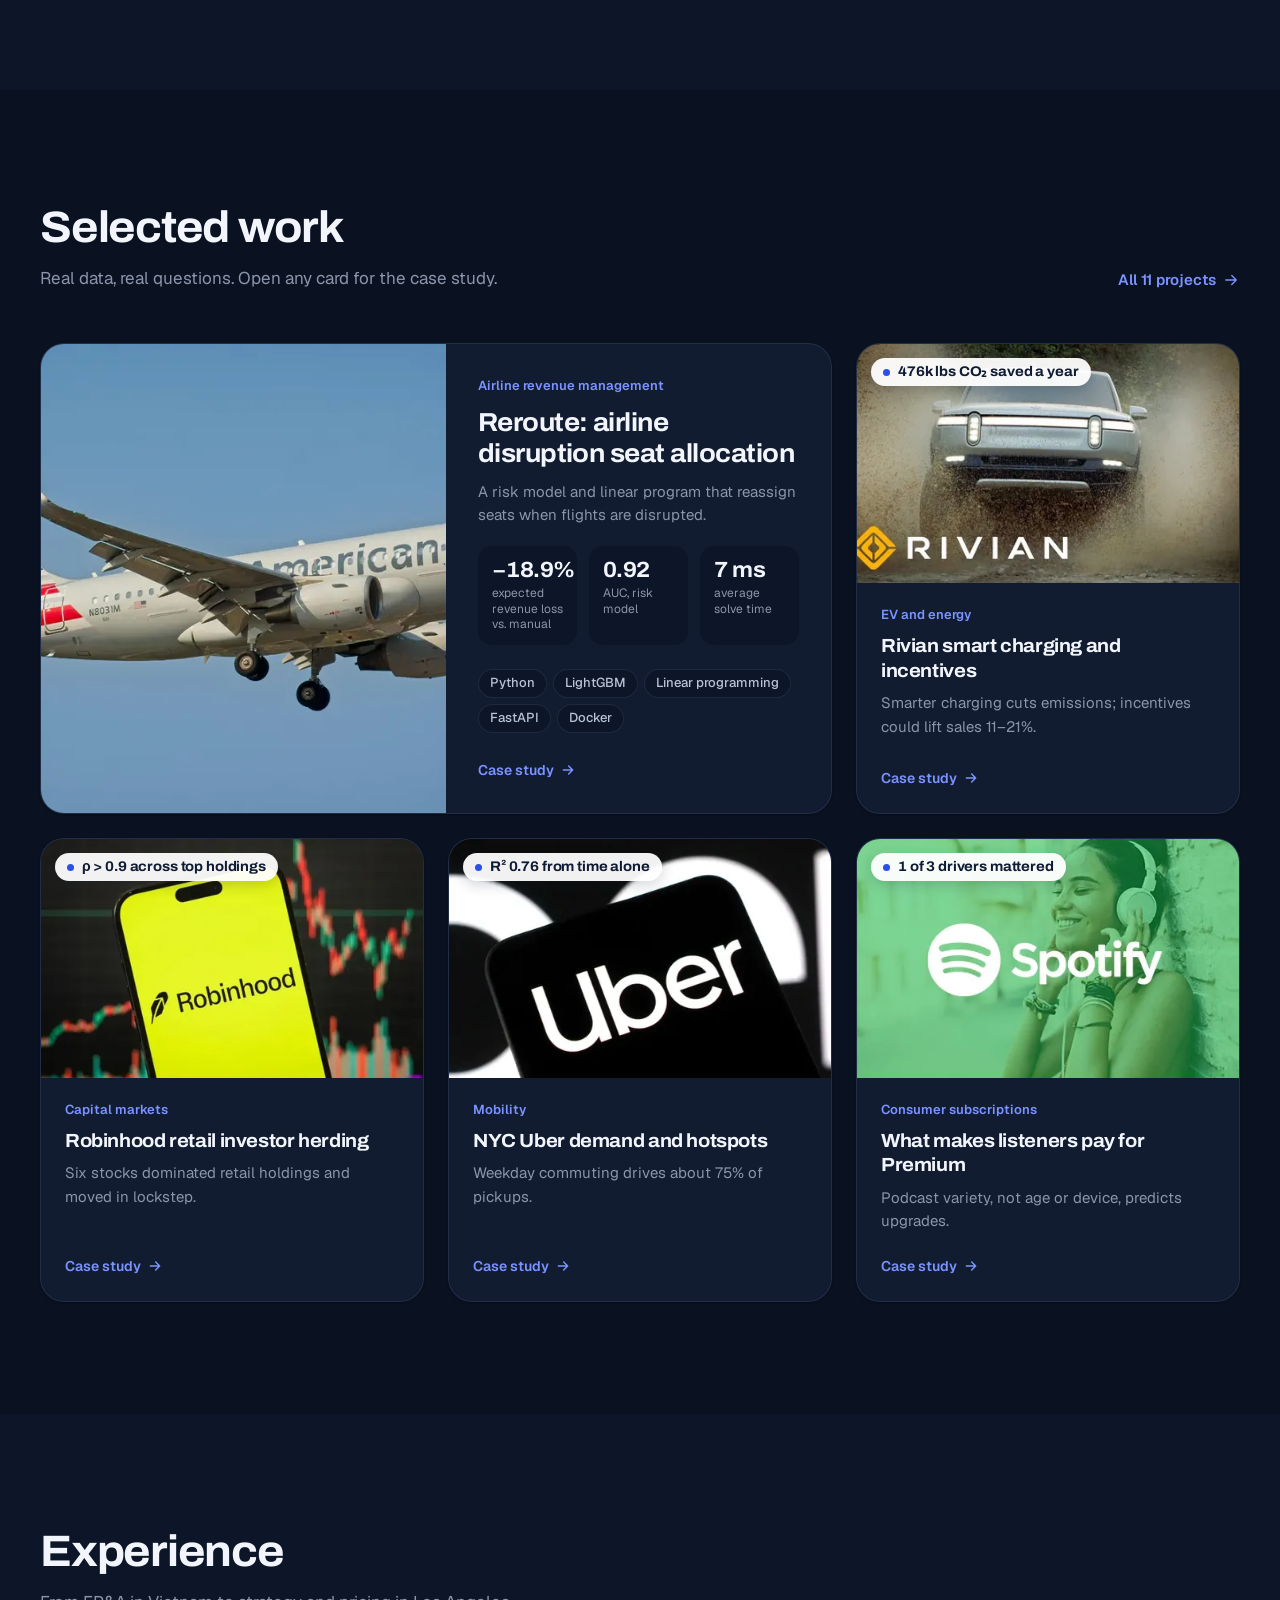
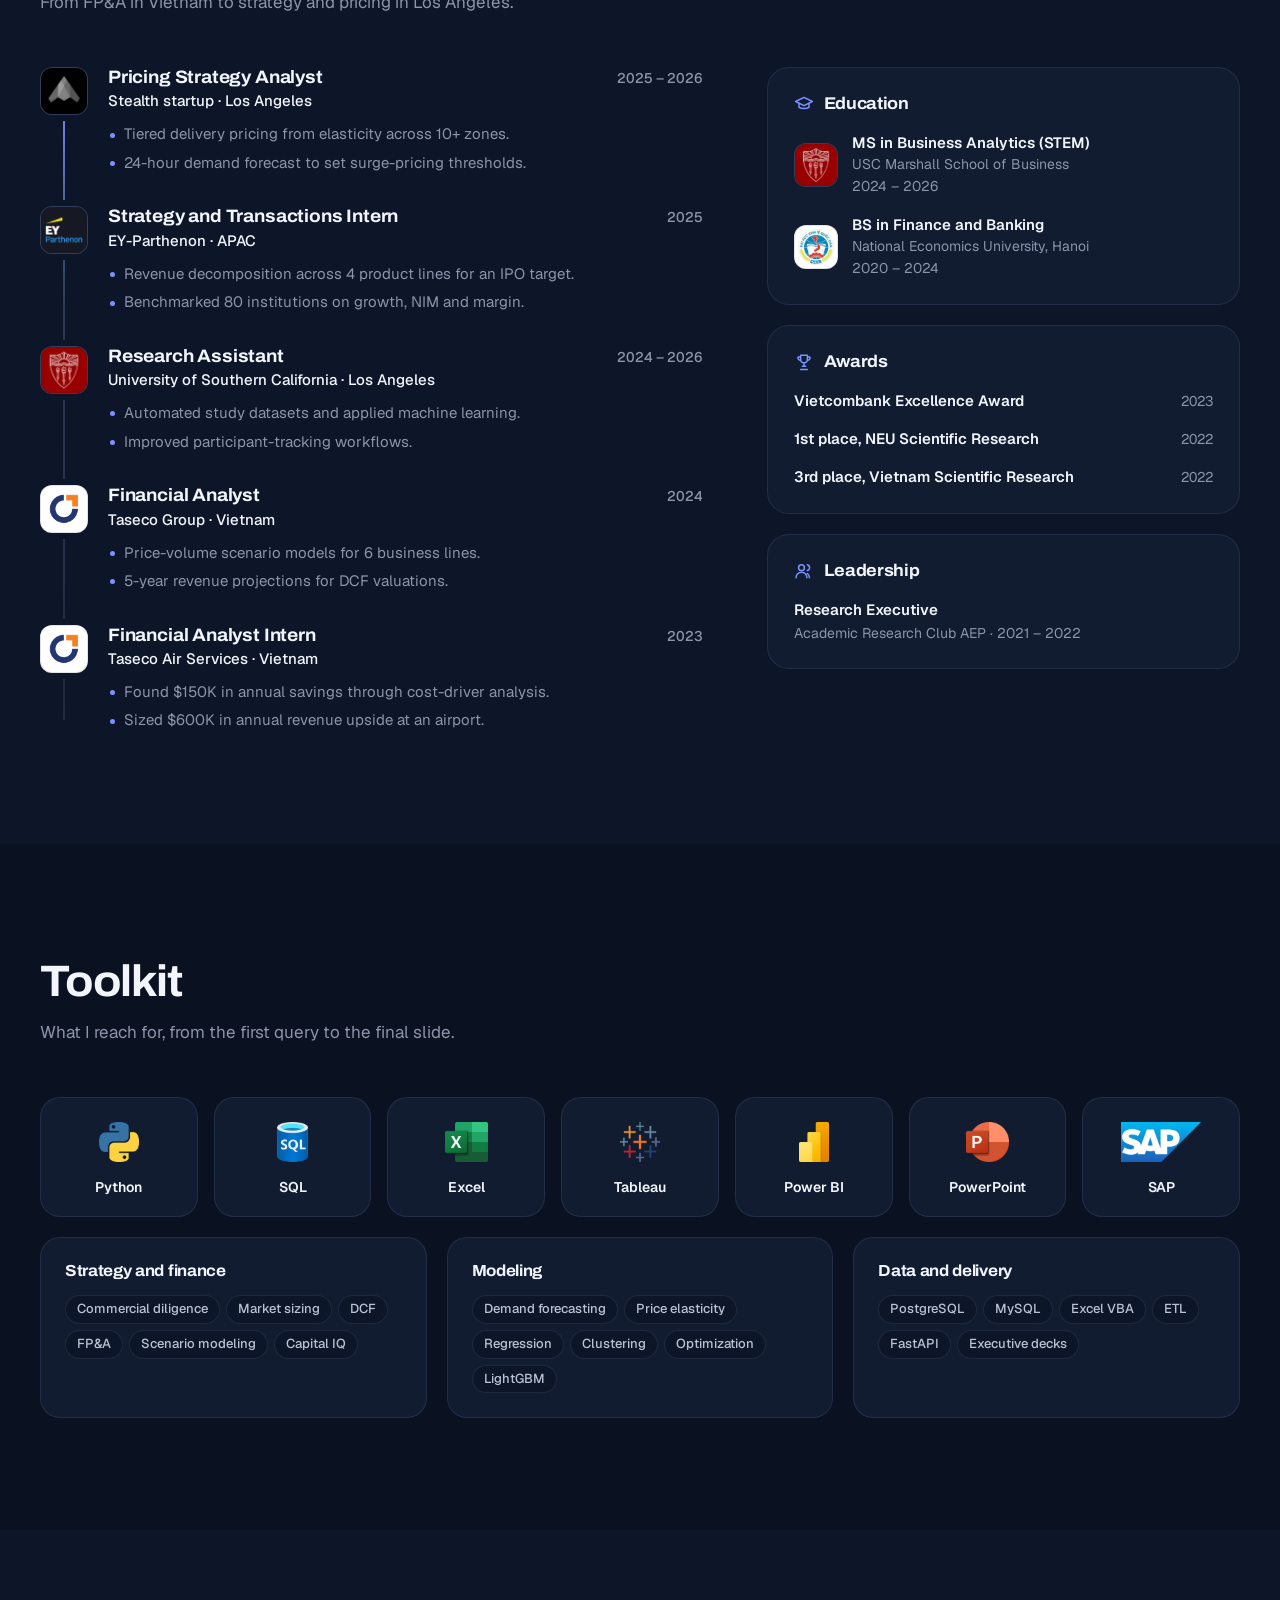
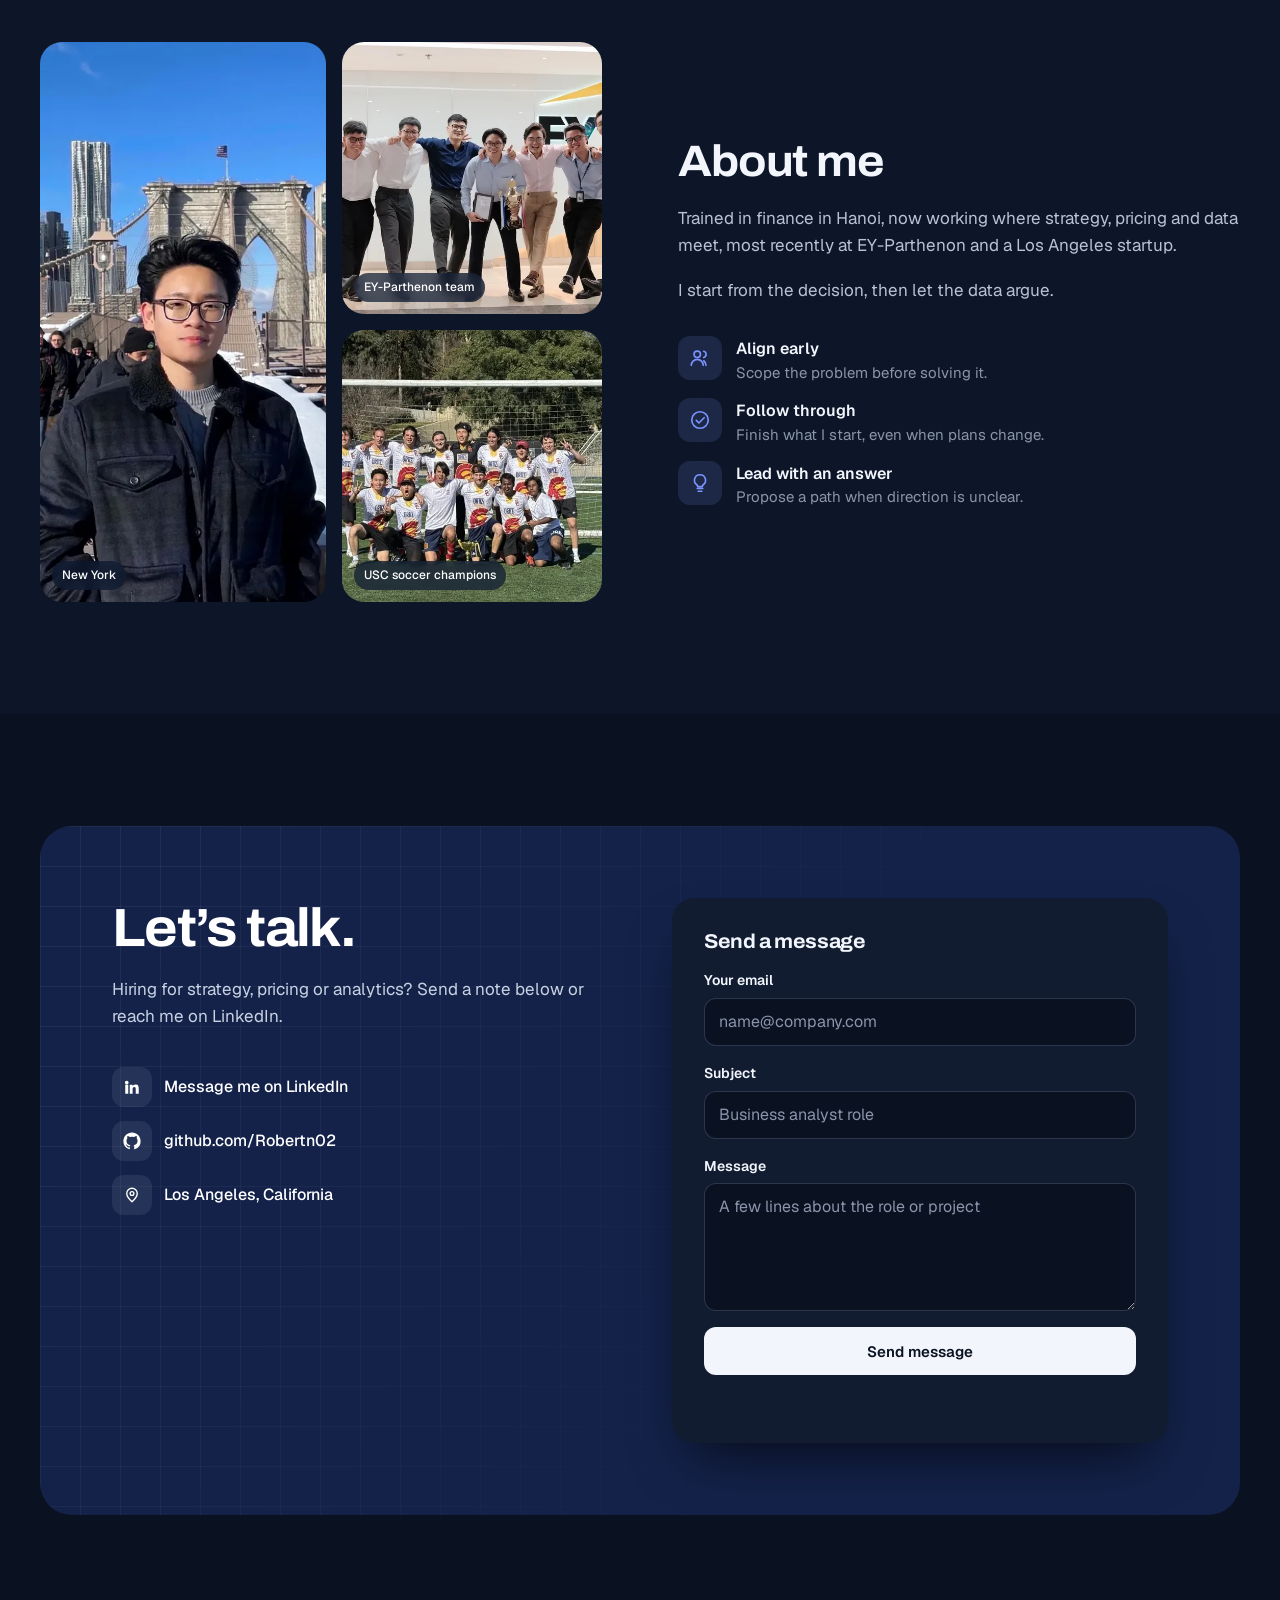
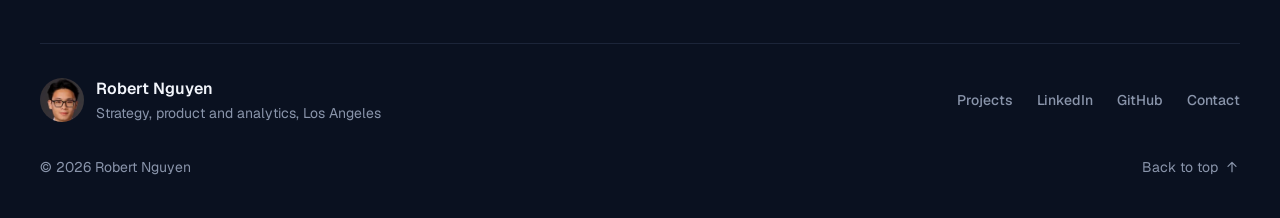
<file: experience/index.html>
<!DOCTYPE html>
<html lang="en">
<head>
  <meta charset="utf-8">
  <title>Robert Nguyen</title>
  <meta name="robots" content="noindex">
  <link rel="canonical" href="https://robertn02.github.io/website/">
  <meta http-equiv="refresh" content="0; url=../#experience">
  <script>location.replace('../' + location.search + '#experience');</script>
</head>
<body>
  <p><a href="../#experience">Continue to Robert Nguyen’s site</a></p>
</body>
</html>
</file>
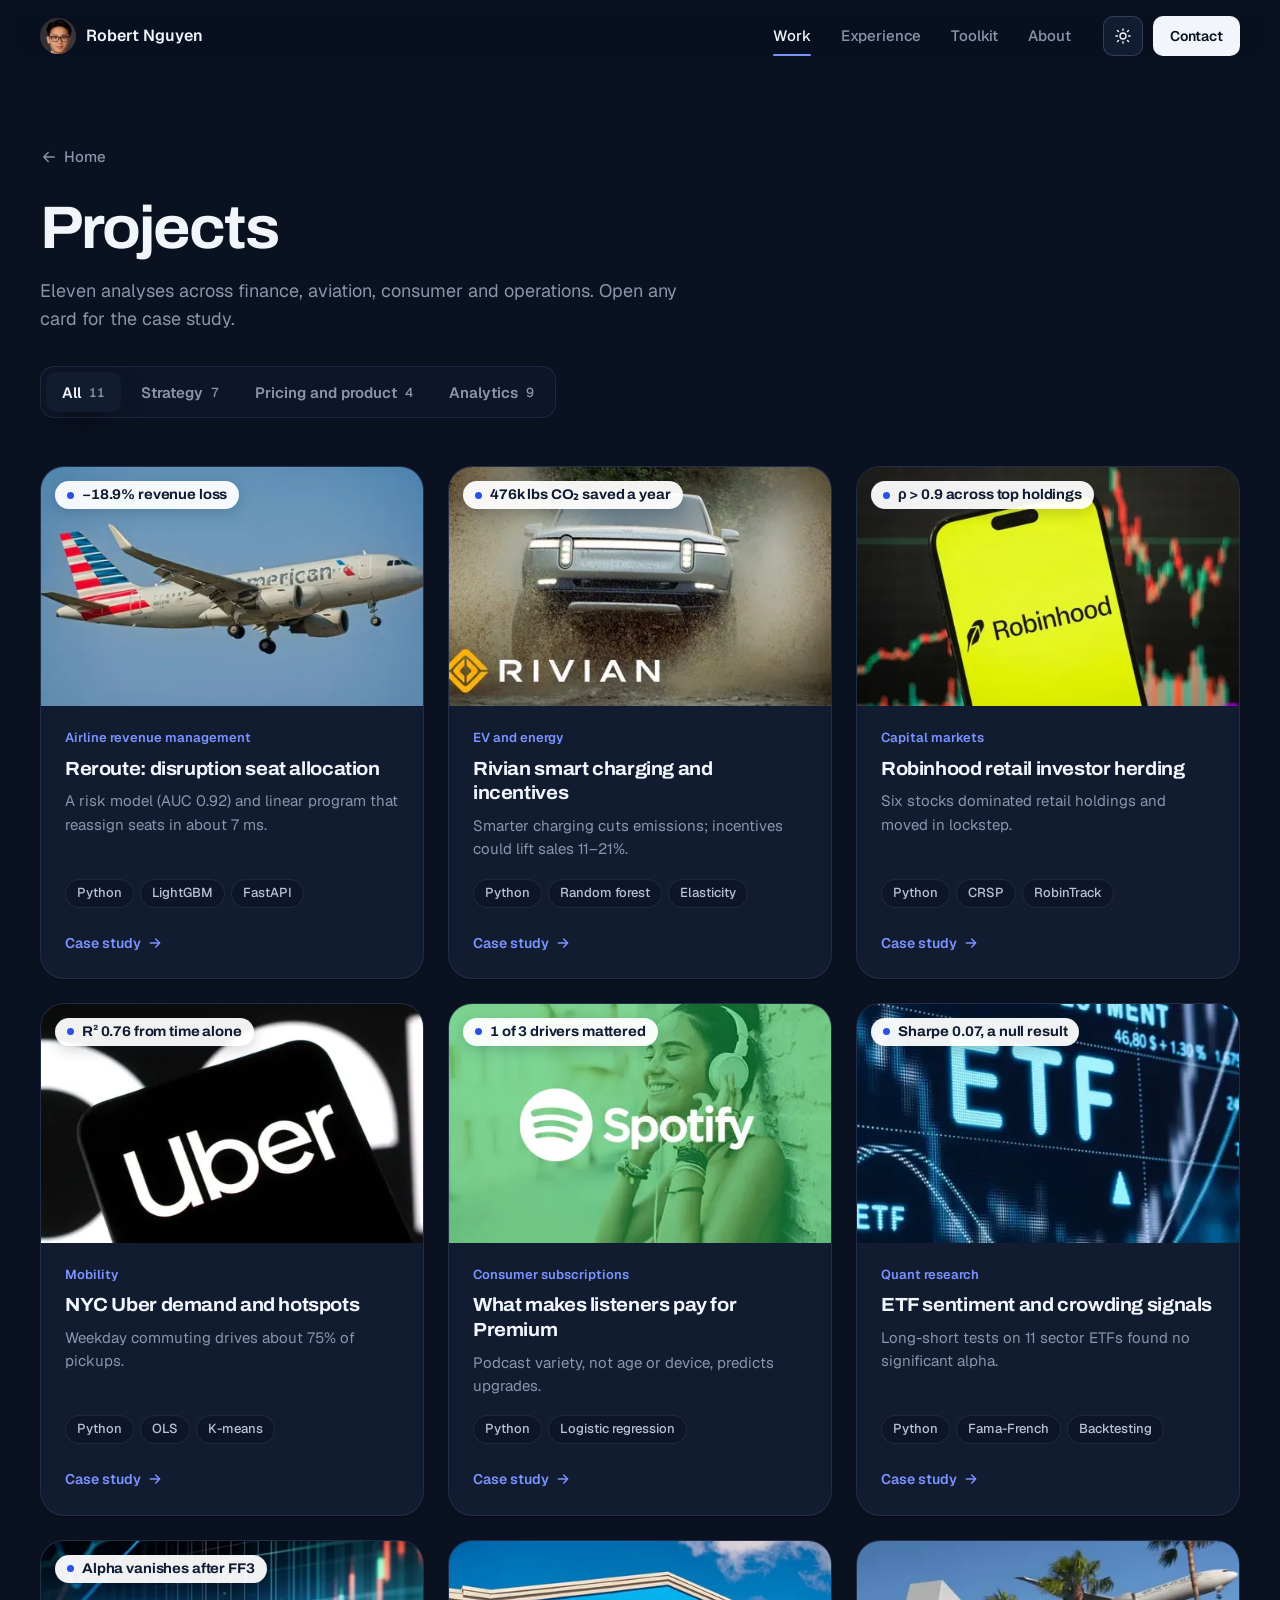
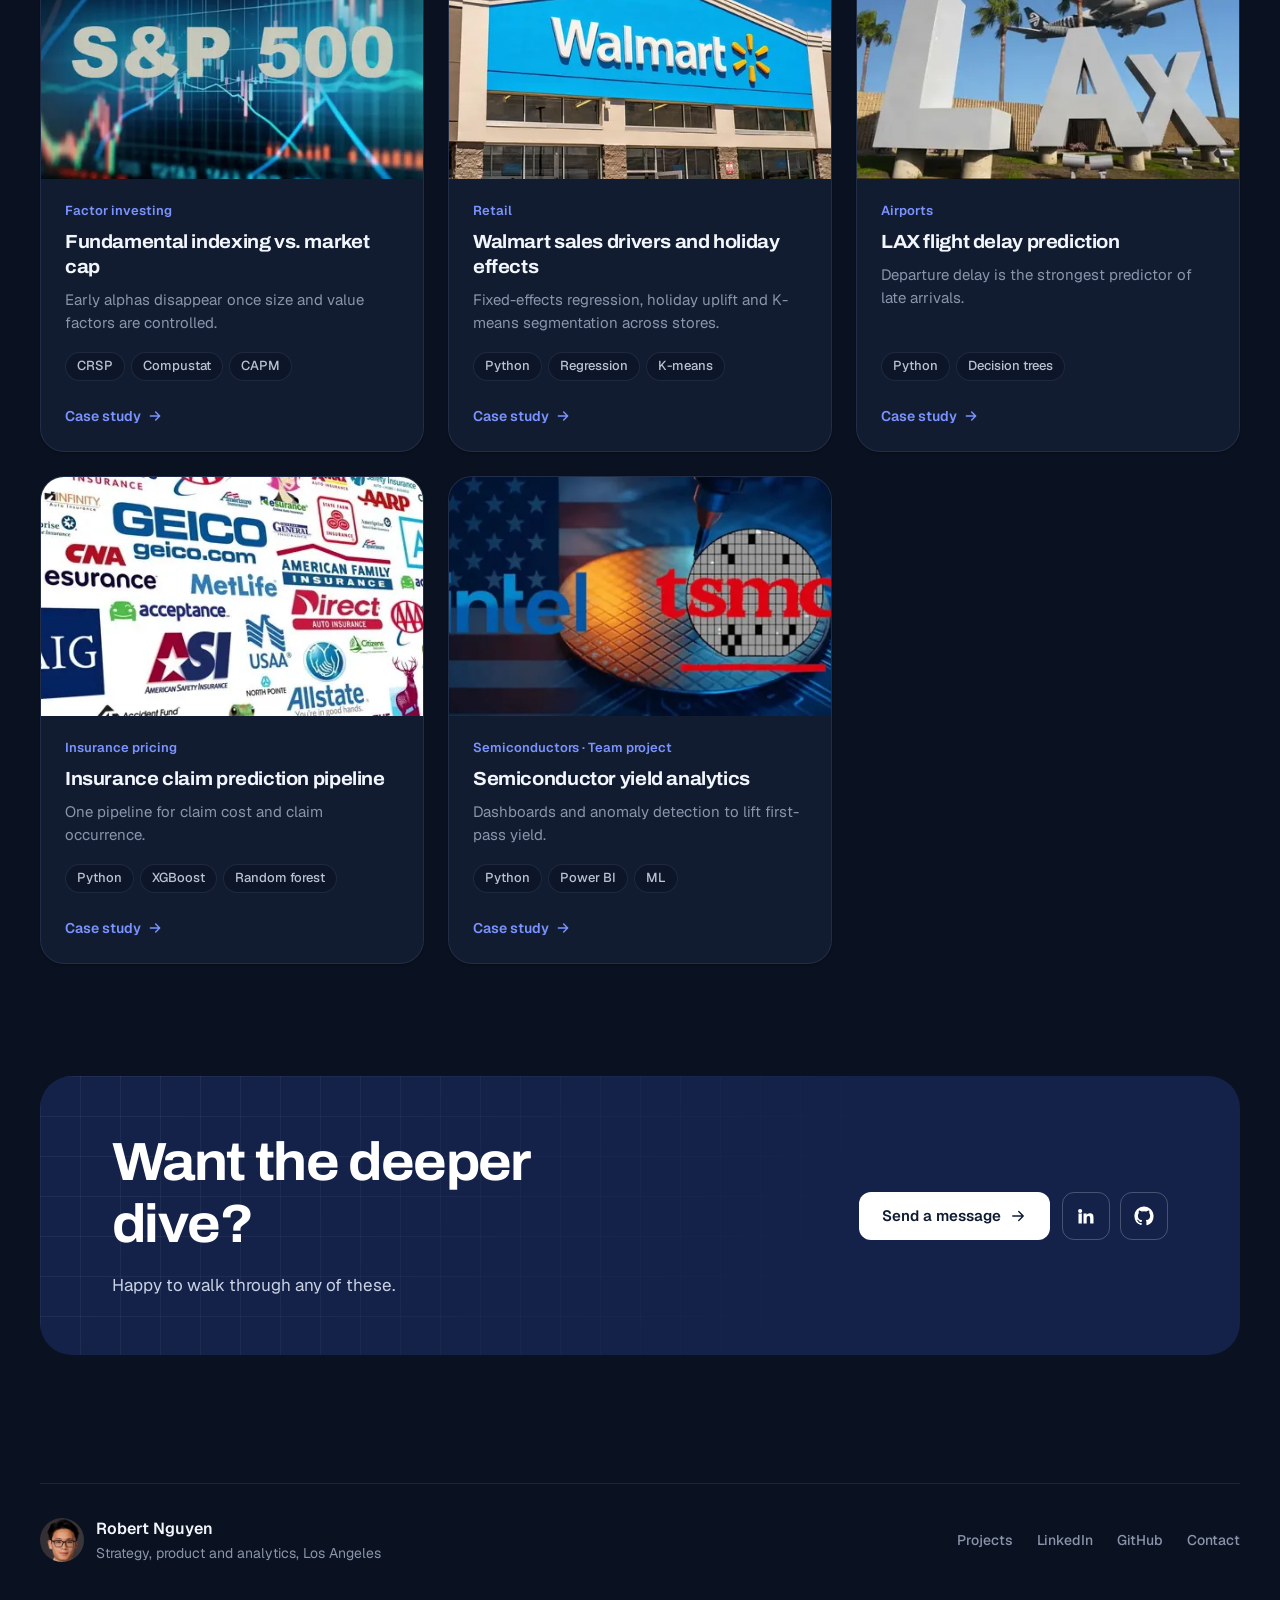
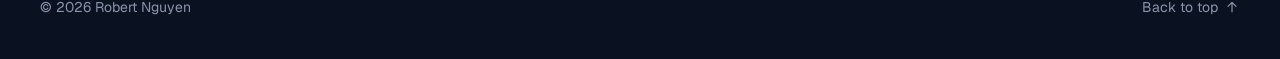
<file: projects/index.html>
<!DOCTYPE html>
<html lang="en">
<head>
  <meta charset="utf-8">
  <meta name="viewport" content="width=device-width, initial-scale=1">
  <title>Projects | Robert Nguyen</title>
  <meta name="description" content="Eleven analytics projects by Robert Nguyen: airline revenue management, EV smart charging, retail investor behavior, factor investing, demand analytics and more.">
  <link rel="canonical" href="https://robertn02.github.io/website/projects/">

  <meta property="og:type" content="website">
  <meta property="og:title" content="Projects | Robert Nguyen">
  <meta property="og:description" content="Eleven analyses across finance, aviation, consumer and operations.">
  <meta property="og:url" content="https://robertn02.github.io/website/projects/">
  <meta property="og:image" content="https://robertn02.github.io/website/assets/img/og-card.jpg">
  <meta property="og:image:width" content="1200">
  <meta property="og:image:height" content="630">
  <meta property="og:image:alt" content="Robert Nguyen: strategy, pricing and business analytics">
  <meta name="twitter:card" content="summary_large_image">
  <meta name="theme-color" content="#0a1120">
  <script>try{localStorage.removeItem('theme');if(sessionStorage.getItem('theme')==='light')document.documentElement.dataset.theme='light'}catch(e){}</script>

  <link rel="icon" href="../assets/img/favicon.svg" type="image/svg+xml">
  <link rel="icon" href="../favicon.ico" sizes="any">

  <link rel="preload" href="../assets/fonts/archivo.woff2" as="font" type="font/woff2" crossorigin>
  <link rel="preload" href="../assets/fonts/geist.woff2" as="font" type="font/woff2" crossorigin>
  <link rel="stylesheet" href="../assets/css/site.css">

  <!-- Google Analytics: queued now, library loaded once the page is idle -->
  <script>
    window.dataLayer = window.dataLayer || [];
    function gtag(){dataLayer.push(arguments);}
    gtag('js', new Date());
    gtag('config', 'G-C8GLRVX10Y');
    addEventListener('load', function () {
      (window.requestIdleCallback || setTimeout)(function () {
        var s = document.createElement('script');
        s.async = true; s.src = 'https://www.googletagmanager.com/gtag/js?id=G-C8GLRVX10Y';
        document.head.appendChild(s);
      }, { timeout: 2500 });
    });
  </script>
</head>

<body>
  <svg width="0" height="0" style="position:absolute" aria-hidden="true">
    <symbol id="i-arrow" viewBox="0 0 24 24"><path d="M5 12h14M13 6l6 6-6 6"/></symbol>
    <symbol id="i-sun" viewBox="0 0 24 24"><circle cx="12" cy="12" r="4"/><path d="M12 2.5v2M12 19.5v2M4.6 4.6 6 6M18 18l1.4 1.4M2.5 12h2M19.5 12h2M4.6 19.4 6 18M18 6l1.4-1.4"/></symbol>
    <symbol id="i-moon" viewBox="0 0 24 24"><path d="M20 14.5A8 8 0 1 1 9.5 4a6.5 6.5 0 0 0 10.5 10.5z"/></symbol>
    <symbol id="i-external" viewBox="0 0 24 24"><path d="M7 17 17 7M8 7h9v9"/></symbol>
    <symbol id="i-menu" viewBox="0 0 24 24"><path d="M4 7h16M4 12h16M4 17h16"/></symbol>
    <symbol id="i-close" viewBox="0 0 24 24"><path d="M6 6l12 12M18 6 6 18"/></symbol>
    <symbol id="i-layers" viewBox="0 0 24 24"><path d="m12 3 9 5-9 5-9-5 9-5z"/><path d="m3 13 9 5 9-5"/></symbol>
    <symbol id="i-chart" viewBox="0 0 24 24"><path d="M4 20h16M7 16v-4M12 16V8M17 16V5"/></symbol>
    <symbol id="i-linkedin" viewBox="0 0 24 24"><path d="M4.98 3.5a2.5 2.5 0 1 1 0 5 2.5 2.5 0 0 1 0-5zM3 9h4v12H3zM9 9h3.8v1.7h.05c.53-1 1.83-2.05 3.77-2.05C20.6 8.65 21 11.2 21 14.5V21h-4v-5.8c0-1.4-.03-3.2-1.95-3.2-1.95 0-2.25 1.52-2.25 3.1V21H9z"/></symbol>
    <symbol id="i-github" viewBox="0 0 24 24"><path d="M12 .5C5.65.5.5 5.65.5 12a11.5 11.5 0 0 0 7.86 10.92c.58.1.79-.25.79-.56v-2c-3.2.7-3.87-1.36-3.87-1.36-.52-1.33-1.28-1.69-1.28-1.69-1.04-.71.08-.7.08-.7 1.15.08 1.76 1.19 1.76 1.19 1.03 1.76 2.69 1.25 3.35.96.1-.75.4-1.25.73-1.54-2.55-.29-5.24-1.28-5.24-5.68 0-1.26.45-2.28 1.19-3.09-.12-.29-.52-1.46.11-3.04 0 0 .97-.31 3.17 1.18a11 11 0 0 1 5.77 0c2.2-1.49 3.17-1.18 3.17-1.18.63 1.58.23 2.75.11 3.04.74.81 1.19 1.83 1.19 3.09 0 4.41-2.69 5.38-5.25 5.67.41.36.78 1.06.78 2.14v3.17c0 .31.21.67.8.56A11.5 11.5 0 0 0 23.5 12C23.5 5.65 18.35.5 12 .5z"/></symbol>
  </svg>

  <a class="skip-link" href="#main">Skip to content</a>

  <header class="site-nav" id="top">
    <div class="container nav-inner">
      <a class="brand" href="../">
        <img src="../assets/img/robert-avatar.webp" width="36" height="36" alt="">
        <span>Robert Nguyen</span>
      </a>
      <nav class="nav-links" id="nav-links" aria-label="Main">
        <a href="../#work" class="is-active" aria-current="page">Work</a>
        <a href="../#experience">Experience</a>
        <a href="../#toolkit">Toolkit</a>
        <a href="../#about">About</a>
        <a class="nav-contact" href="../#contact">Contact</a>
      </nav>
      <div class="nav-actions">
        <button class="icon-btn theme-btn" type="button" data-theme-toggle aria-label="Switch to light theme">
          <svg class="icon on-dark" aria-hidden="true"><use href="#i-sun"/></svg>
          <svg class="icon on-light" aria-hidden="true"><use href="#i-moon"/></svg>
        </button>
        <a class="btn btn-primary btn-sm nav-cta" href="../#contact">Contact</a>
        <button class="menu-btn" type="button" aria-expanded="false" aria-controls="nav-links" aria-label="Open menu">
          <svg class="icon menu-open" aria-hidden="true"><use href="#i-menu"/></svg>
          <svg class="icon menu-close" aria-hidden="true"><use href="#i-close"/></svg>
        </button>
      </div>
    </div>
  </header>

  <main id="main">
    <header class="container page-head">
      <a class="back" href="../"><svg class="icon" aria-hidden="true"><use href="#i-arrow"/></svg>Home</a>
      <h1>Projects</h1>
      <p>Eleven analyses across finance, aviation, consumer and operations. Open any card for the case study.</p>

      <div class="tabs" role="group" aria-label="Filter projects by role" data-filter>
        <button class="tab" type="button" data-value="all" aria-pressed="true">All <span class="tab-count"></span></button>
        <button class="tab" type="button" data-value="strategy" aria-pressed="false">Strategy <span class="tab-count"></span></button>
        <button class="tab" type="button" data-value="product" aria-pressed="false">Pricing and product <span class="tab-count"></span></button>
        <button class="tab" type="button" data-value="analytics" aria-pressed="false">Analytics <span class="tab-count"></span></button>
      </div>
    </header>

    <section class="container" aria-labelledby="list-title">
      <h2 class="sr-only" id="list-title">All projects</h2>
      <div class="work-grid">
        <article class="work-card" data-case="reroute" data-for="strategy product analytics">
          <div class="work-media">
            <img src="../assets/img/project-aa.webp" srcset="../assets/img/project-aa-480.webp 480w, ../assets/img/project-aa-720.webp 720w, ../assets/img/project-aa.webp 960w" sizes="(max-width: 720px) calc(100vw - 40px), (max-width: 1024px) calc(50vw - 44px), 384px" width="960" height="540" loading="lazy" alt="American Airlines jet taking off">
            <span class="metric">−18.9% revenue loss</span>
          </div>
          <div class="work-body">
            <span class="tag">Airline revenue management</span>
            <h3><a href="https://github.com/Robertn02/Airline-Revenue-Management-IROPS-Seat-Allocation-Optimizer" target="_blank" rel="noopener">Reroute: disruption seat allocation</a></h3>
            <p>A risk model (AUC 0.92) and linear program that reassign seats in about 7 ms.</p>
            <div class="chips"><span class="chip">Python</span><span class="chip">LightGBM</span><span class="chip">FastAPI</span></div>
            <span class="card-cta" aria-hidden="true">Case study <svg class="icon"><use href="#i-arrow"/></svg></span>
          </div>
        </article>

        <article class="work-card" data-case="rivian" data-for="strategy product">
          <div class="work-media">
            <img src="../assets/img/project-rivian.webp" srcset="../assets/img/project-rivian-480.webp 480w, ../assets/img/project-rivian-720.webp 720w, ../assets/img/project-rivian.webp 960w" sizes="(max-width: 720px) calc(100vw - 40px), (max-width: 1024px) calc(50vw - 44px), 384px" width="960" height="540" loading="lazy" alt="Rivian truck driving off-road">
            <span class="metric">476k lbs CO₂ saved a year</span>
          </div>
          <div class="work-body">
            <span class="tag">EV and energy</span>
            <h3><a href="https://github.com/Robertn02/Rivian-SCE-EV-Smart-Charging-Emissions-and-Incentive-Analysis" target="_blank" rel="noopener">Rivian smart charging and incentives</a></h3>
            <p>Smarter charging cuts emissions; incentives could lift sales 11–21%.</p>
            <div class="chips"><span class="chip">Python</span><span class="chip">Random forest</span><span class="chip">Elasticity</span></div>
            <span class="card-cta" aria-hidden="true">Case study <svg class="icon"><use href="#i-arrow"/></svg></span>
          </div>
        </article>

        <article class="work-card" data-case="robinhood" data-for="strategy analytics">
          <div class="work-media">
            <img src="../assets/img/project-robinhood.webp" srcset="../assets/img/project-robinhood-480.webp 480w, ../assets/img/project-robinhood-720.webp 720w, ../assets/img/project-robinhood.webp 750w" sizes="(max-width: 720px) calc(100vw - 40px), (max-width: 1024px) calc(50vw - 44px), 384px" width="750" height="500" loading="lazy" alt="Robinhood app on a phone">
            <span class="metric">ρ &gt; 0.9 across top holdings</span>
          </div>
          <div class="work-body">
            <span class="tag">Capital markets</span>
            <h3><a href="https://github.com/Robertn02/Robinhood-CRSP-Retail-Investor-Flow-Behavioral-Analytics" target="_blank" rel="noopener">Robinhood retail investor herding</a></h3>
            <p>Six stocks dominated retail holdings and moved in lockstep.</p>
            <div class="chips"><span class="chip">Python</span><span class="chip">CRSP</span><span class="chip">RobinTrack</span></div>
            <span class="card-cta" aria-hidden="true">Case study <svg class="icon"><use href="#i-arrow"/></svg></span>
          </div>
        </article>

        <article class="work-card" data-case="uber" data-for="product analytics">
          <div class="work-media">
            <img src="../assets/img/project-uber.webp" srcset="../assets/img/project-uber-480.webp 480w, ../assets/img/project-uber-720.webp 720w, ../assets/img/project-uber.webp 960w" sizes="(max-width: 720px) calc(100vw - 40px), (max-width: 1024px) calc(50vw - 44px), 384px" width="960" height="640" loading="lazy" alt="Uber logo on a phone">
            <span class="metric">R² 0.76 from time alone</span>
          </div>
          <div class="work-body">
            <span class="tag">Mobility</span>
            <h3><a href="https://github.com/Robertn02/Uber-NYC-Pickup-Demand-and-Hotspot-Analytics" target="_blank" rel="noopener">NYC Uber demand and hotspots</a></h3>
            <p>Weekday commuting drives about 75% of pickups.</p>
            <div class="chips"><span class="chip">Python</span><span class="chip">OLS</span><span class="chip">K-means</span></div>
            <span class="card-cta" aria-hidden="true">Case study <svg class="icon"><use href="#i-arrow"/></svg></span>
          </div>
        </article>

        <article class="work-card" data-case="spotify" data-for="product">
          <div class="work-media">
            <img src="../assets/img/project-spotify.webp" width="467" height="316" loading="lazy" alt="Spotify logo over a person wearing headphones">
            <span class="metric">1 of 3 drivers mattered</span>
          </div>
          <div class="work-body">
            <span class="tag">Consumer subscriptions</span>
            <h3><a href="https://github.com/Robertn02/Spotify-Premium-Subscription-Behavior-Modeling-and-Driver-Analysis" target="_blank" rel="noopener">What makes listeners pay for Premium</a></h3>
            <p>Podcast variety, not age or device, predicts upgrades.</p>
            <div class="chips"><span class="chip">Python</span><span class="chip">Logistic regression</span></div>
            <span class="card-cta" aria-hidden="true">Case study <svg class="icon"><use href="#i-arrow"/></svg></span>
          </div>
        </article>

        <article class="work-card" data-case="etf" data-for="analytics">
          <div class="work-media">
            <img src="../assets/img/project-etf.webp" srcset="../assets/img/project-etf-480.webp 480w, ../assets/img/project-etf.webp 600w" sizes="(max-width: 720px) calc(100vw - 40px), (max-width: 1024px) calc(50vw - 44px), 384px" width="600" height="338" loading="lazy" alt="ETF lettering over a stock chart">
            <span class="metric">Sharpe 0.07, a null result</span>
          </div>
          <div class="work-body">
            <span class="tag">Quant research</span>
            <h3><a href="https://github.com/Robertn02/ETF-Sentiment-and-Crowdedness-Factor-Performance-Analysis" target="_blank" rel="noopener">ETF sentiment and crowding signals</a></h3>
            <p>Long-short tests on 11 sector ETFs found no significant alpha.</p>
            <div class="chips"><span class="chip">Python</span><span class="chip">Fama-French</span><span class="chip">Backtesting</span></div>
            <span class="card-cta" aria-hidden="true">Case study <svg class="icon"><use href="#i-arrow"/></svg></span>
          </div>
        </article>

        <article class="work-card" data-case="smartbeta" data-for="strategy analytics">
          <div class="work-media">
            <img src="../assets/img/project-spy.webp" srcset="../assets/img/project-spy-480.webp 480w, ../assets/img/project-spy-720.webp 720w, ../assets/img/project-spy.webp 960w" sizes="(max-width: 720px) calc(100vw - 40px), (max-width: 1024px) calc(50vw - 44px), 384px" width="960" height="640" loading="lazy" alt="S&amp;P 500 ticker board">
            <span class="metric">Alpha vanishes after FF3</span>
          </div>
          <div class="work-body">
            <span class="tag">Factor investing</span>
            <h3><a href="https://github.com/Robertn02/Fundamental-Indexation-and-Smart-Beta-Performance-Analysis" target="_blank" rel="noopener">Fundamental indexing vs. market cap</a></h3>
            <p>Early alphas disappear once size and value factors are controlled.</p>
            <div class="chips"><span class="chip">CRSP</span><span class="chip">Compustat</span><span class="chip">CAPM</span></div>
            <span class="card-cta" aria-hidden="true">Case study <svg class="icon"><use href="#i-arrow"/></svg></span>
          </div>
        </article>

        <article class="work-card" data-case="walmart" data-for="strategy analytics">
          <div class="work-media">
            <img src="../assets/img/project-walmart.webp" srcset="../assets/img/project-walmart-480.webp 480w, ../assets/img/project-walmart-720.webp 720w, ../assets/img/project-walmart.webp 960w" sizes="(max-width: 720px) calc(100vw - 40px), (max-width: 1024px) calc(50vw - 44px), 384px" width="960" height="640" loading="lazy" alt="Walmart storefront">
          </div>
          <div class="work-body">
            <span class="tag">Retail</span>
            <h3><a href="https://github.com/Robertn02/Walmart-Retail-Performance-Analytics-Sales-Drivers-and-Holiday-Effects" target="_blank" rel="noopener">Walmart sales drivers and holiday effects</a></h3>
            <p>Fixed-effects regression, holiday uplift and K-means segmentation across stores.</p>
            <div class="chips"><span class="chip">Python</span><span class="chip">Regression</span><span class="chip">K-means</span></div>
            <span class="card-cta" aria-hidden="true">Case study <svg class="icon"><use href="#i-arrow"/></svg></span>
          </div>
        </article>

        <article class="work-card" data-case="lax" data-for="strategy analytics">
          <div class="work-media">
            <img src="../assets/img/project-lax.webp" srcset="../assets/img/project-lax-480.webp 480w, ../assets/img/project-lax-720.webp 720w, ../assets/img/project-lax.webp 768w" sizes="(max-width: 720px) calc(100vw - 40px), (max-width: 1024px) calc(50vw - 44px), 384px" width="768" height="432" loading="lazy" alt="LAX airport sign">
          </div>
          <div class="work-body">
            <span class="tag">Airports</span>
            <h3><a href="https://github.com/Robertn02/Flight-Delay-Prediction-and-Airport-Optimization-LAX" target="_blank" rel="noopener">LAX flight delay prediction</a></h3>
            <p>Departure delay is the strongest predictor of late arrivals.</p>
            <div class="chips"><span class="chip">Python</span><span class="chip">Decision trees</span></div>
            <span class="card-cta" aria-hidden="true">Case study <svg class="icon"><use href="#i-arrow"/></svg></span>
          </div>
        </article>

        <article class="work-card" data-case="insurance" data-for="analytics">
          <div class="work-media">
            <img src="../assets/img/project-insurance.webp" width="480" height="268" loading="lazy" alt="Insurance claim form">
          </div>
          <div class="work-body">
            <span class="tag">Insurance pricing</span>
            <h3><a href="https://github.com/Robertn02/Insurance-Claim-Prediction-Machine-Learning-Pipeline-XGBoost-Tweedie" target="_blank" rel="noopener">Insurance claim prediction pipeline</a></h3>
            <p>One pipeline for claim cost and claim occurrence.</p>
            <div class="chips"><span class="chip">Python</span><span class="chip">XGBoost</span><span class="chip">Random forest</span></div>
            <span class="card-cta" aria-hidden="true">Case study <svg class="icon"><use href="#i-arrow"/></svg></span>
          </div>
        </article>

        <article class="work-card" data-case="semiconductor" data-for="strategy analytics">
          <div class="work-media">
            <img src="../assets/img/project-semiconductor.webp" srcset="../assets/img/project-semiconductor-480.webp 480w, ../assets/img/project-semiconductor-720.webp 720w, ../assets/img/project-semiconductor.webp 960w" sizes="(max-width: 720px) calc(100vw - 40px), (max-width: 1024px) calc(50vw - 44px), 384px" width="960" height="556" loading="lazy" alt="Semiconductor wafer">
          </div>
          <div class="work-body">
            <span class="tag">Semiconductors · Team project</span>
            <h3><a href="?case=semiconductor">Semiconductor yield analytics</a></h3>
            <p>Dashboards and anomaly detection to lift first-pass yield.</p>
            <div class="chips"><span class="chip">Python</span><span class="chip">Power BI</span><span class="chip">ML</span></div>
            <span class="card-cta" aria-hidden="true">Case study <svg class="icon"><use href="#i-arrow"/></svg></span>
          </div>
        </article>
      </div>

      <p class="empty" data-empty hidden>No projects match this filter yet.</p>
    </section>

    <section class="section" aria-labelledby="contact-title">
      <div class="container">
        <div class="cta cta--compact">
          <div>
            <h2 id="contact-title">Want the deeper dive?</h2>
            <p class="cta-sub">Happy to walk through any of these.</p>
          </div>
          <div class="cta-actions">
            <a class="btn btn-light" href="../#contact">Send a message <svg class="icon icon--arrow" aria-hidden="true"><use href="#i-arrow"/></svg></a>
            <div class="cta-social">
              <a class="icon-btn" href="https://www.linkedin.com/in/phucnh2402/" target="_blank" rel="noopener" aria-label="LinkedIn"><svg class="icon icon--fill" aria-hidden="true"><use href="#i-linkedin"/></svg></a>
              <a class="icon-btn" href="https://github.com/Robertn02" target="_blank" rel="noopener" aria-label="GitHub"><svg class="icon icon--fill" aria-hidden="true"><use href="#i-github"/></svg></a>
            </div>
          </div>
        </div>
      </div>
    </section>
  </main>

  <footer class="footer">
    <div class="container">
      <div class="footer-inner">
        <div class="footer-brand">
          <img src="../assets/img/robert-avatar.webp" width="44" height="44" alt="">
          <div><strong>Robert Nguyen</strong><span>Strategy, product and analytics, Los Angeles</span></div>
        </div>
        <nav aria-label="Footer">
          <a href="../projects/">Projects</a>
          <a href="https://www.linkedin.com/in/phucnh2402/" target="_blank" rel="noopener">LinkedIn</a>
          <a href="https://github.com/Robertn02" target="_blank" rel="noopener">GitHub</a>
          <a href="../#contact">Contact</a>
        </nav>
      </div>
      <div class="footer-bottom">
        <p>© <span data-year>2026</span> Robert Nguyen</p>
        <a class="back-top" href="#top">Back to top <svg class="icon" aria-hidden="true"><use href="#i-arrow"/></svg></a>
      </div>
    </div>
  </footer>

  <script src="../assets/js/site.js" defer></script>
</body>
</html>
</file>
<file: assets/css/site.css>
/* Robert Nguyen — portfolio
   Palette from the headshot: suit navy, shirt white, one confident blue. */

/* Self-hosted variable fonts (latin subset, preloaded in each page head) */
@font-face { font-family: "Archivo"; src: url("../fonts/archivo.woff2") format("woff2"); font-weight: 500 800; font-stretch: 106%; font-display: swap; }
@font-face { font-family: "Geist"; src: url("../fonts/geist.woff2") format("woff2"); font-weight: 400 700; font-display: swap; }

/* Dark is the default theme; [data-theme="light"] opts into light. */
:root {
  --bg: #0a1120;
  --bg-soft: #0d1628;
  --card: #111c31;
  --ink: #f2f5fb;
  --text: #b9c2d4;
  --muted: #8a95ab;
  --line: rgba(148, 170, 220, 0.13);
  --line-strong: rgba(148, 170, 220, 0.24);
  --accent: #7b93ff;
  --accent-ink: #0a1120;
  --accent-soft: rgba(123, 147, 255, 0.14);
  --ok: #3ccf74;
  --cta-bg: #14224a;
  --glow: rgba(88, 118, 255, 0.24);
  --inset: inset 0 1px 0 rgba(255, 255, 255, 0.05);
  --shadow-sm: 0 1px 2px rgba(0, 0, 0, 0.35);
  --shadow-md: 0 10px 28px -10px rgba(0, 0, 0, 0.6);
  --shadow-lg: 0 28px 56px -20px rgba(0, 0, 0, 0.7);
  color-scheme: dark;

  --font-display: "Archivo", "Helvetica Neue", Arial, sans-serif;
  --font-body: "Geist", system-ui, -apple-system, "Segoe UI", Roboto, sans-serif;

  --container: 1200px;
  --pad: clamp(20px, 4vw, 32px);
  --section: clamp(72px, 9vw, 112px);
  --ease: cubic-bezier(0.2, 0.7, 0.1, 1);
}

:root[data-theme="light"] {
  --bg: #ffffff;
  --bg-soft: #f4f6fa;
  --card: #ffffff;
  --ink: #0f1b33;
  --text: #3a4459;
  --muted: #687389;
  --line: #e3e8f0;
  --line-strong: #cfd6e2;
  --accent: #2b50e6;
  --accent-ink: #ffffff;
  --accent-soft: #edf1ff;
  --ok: #17a34a;
  --cta-bg: #0f1b33;
  --glow: rgba(43, 80, 230, 0.12);
  --inset: none;
  --shadow-sm: 0 1px 2px rgba(15, 27, 51, 0.06);
  --shadow-md: 0 8px 24px -8px rgba(15, 27, 51, 0.16), 0 2px 6px rgba(15, 27, 51, 0.05);
  --shadow-lg: 0 24px 48px -16px rgba(15, 27, 51, 0.22), 0 4px 10px rgba(15, 27, 51, 0.05);
  color-scheme: light;
}

/* Theme-specific image variants (e.g. logo marks) */
:root[data-theme="light"] .on-dark,
:root:not([data-theme="light"]) .on-light { display: none; }

/* ---------- Base ---------- */

*, *::before, *::after { box-sizing: border-box; }
[hidden] { display: none !important; }

html { -webkit-text-size-adjust: 100%; scroll-behavior: smooth; scroll-padding-top: 88px; }

body {
  margin: 0;
  background: var(--bg);
  color: var(--text);
  font-family: var(--font-body);
  font-size: 1rem;
  line-height: 1.6;
  -webkit-font-smoothing: antialiased;
}

img { display: block; max-width: 100%; height: auto; }
a { color: inherit; text-decoration: none; }
p { margin: 0; }
.nowrap { white-space: nowrap; }
.sr-only { position: absolute; width: 1px; height: 1px; margin: -1px; padding: 0; overflow: hidden; clip-path: inset(50%); white-space: nowrap; border: 0; }
ul, ol { margin: 0; padding: 0; list-style: none; }

h1, h2, h3, h4 {
  margin: 0;
  color: var(--ink);
  font-family: var(--font-display);
  font-stretch: 106%;
  font-weight: 700;
  line-height: 1.15;
  letter-spacing: -0.02em;
}

:focus-visible { outline: 2px solid var(--accent); outline-offset: 3px; border-radius: 6px; }

.icon { width: 20px; height: 20px; flex: none; fill: none; stroke: currentColor; stroke-width: 1.8; stroke-linecap: round; stroke-linejoin: round; }
.icon--fill { fill: currentColor; stroke: none; }

.container { width: 100%; max-width: calc(var(--container) + var(--pad) * 2); margin: 0 auto; padding: 0 var(--pad); }

.skip-link {
  position: absolute; left: 16px; top: -60px; z-index: 100;
  padding: 10px 16px; border-radius: 10px;
  background: var(--ink); color: var(--bg); font-weight: 600;
}
.skip-link:focus { top: 12px; }

/* ---------- Buttons ---------- */

.btn {
  display: inline-flex; align-items: center; justify-content: center; gap: 8px;
  height: 48px; padding: 0 22px;
  border: 1px solid transparent; border-radius: 12px;
  font: 600 0.9375rem/1 var(--font-body);
  cursor: pointer;
  transition: background-color 0.2s var(--ease), border-color 0.2s var(--ease), color 0.2s var(--ease), transform 0.2s var(--ease);
}
.btn .icon { width: 18px; height: 18px; transition: transform 0.2s var(--ease); }
.btn:hover .icon--arrow { transform: translateX(3px); }

.btn-primary { background: var(--ink); color: var(--bg); }
.btn-primary:hover { background: var(--accent); color: var(--accent-ink); }

.btn-secondary { background: var(--card); color: var(--ink); border-color: var(--line-strong); }
.btn-secondary:hover { border-color: var(--ink); }

.btn-sm { height: 40px; padding: 0 16px; border-radius: 10px; font-size: 0.875rem; }

.icon-btn {
  display: inline-grid; place-items: center;
  width: 48px; height: 48px;
  border: 1px solid var(--line-strong); border-radius: 12px;
  background: var(--card); color: var(--ink);
  transition: border-color 0.2s var(--ease), color 0.2s var(--ease);
}
.icon-btn:hover { border-color: var(--ink); }

.link-arrow { display: inline-flex; align-items: center; gap: 6px; color: var(--accent); font-weight: 600; font-size: 0.9375rem; }
.link-arrow .icon { width: 18px; height: 18px; transition: transform 0.2s var(--ease); }
.link-arrow:hover .icon { transform: translateX(3px); }

/* ---------- Navigation ---------- */

.site-nav {
  position: sticky; top: 0; z-index: 50;
  background: color-mix(in srgb, var(--bg) 86%, transparent);
  -webkit-backdrop-filter: saturate(160%) blur(14px);
          backdrop-filter: saturate(160%) blur(14px);
  border-bottom: 1px solid transparent;
  transition: border-color 0.2s var(--ease);
}
.site-nav.is-scrolled { border-bottom-color: var(--line); }

.nav-inner { display: flex; align-items: center; gap: 32px; height: 72px; }

.brand { display: inline-flex; align-items: center; gap: 10px; margin-right: auto; color: var(--ink); font-weight: 600; white-space: nowrap; }
.nav-links .nav-contact { display: none; }
@media (max-width: 860px) { .nav-links .nav-contact { display: block; } }
@media (max-width: 480px) { .nav-actions .nav-cta { display: none; } }
.brand img { width: 36px; height: 36px; border-radius: 50%; object-fit: cover; object-position: 50% 30%; }

.nav-links { display: flex; align-items: center; gap: 30px; }
.nav-links a { position: relative; color: var(--muted); font-size: 0.9375rem; font-weight: 500; transition: color 0.2s var(--ease); }
.nav-links a:hover, .nav-links a.is-active { color: var(--ink); }
.nav-links a.is-active::after {
  content: ""; position: absolute; left: 0; right: 0; bottom: -8px;
  height: 2px; border-radius: 2px; background: var(--accent);
}

.nav-actions { display: flex; align-items: center; gap: 10px; }

.theme-btn { width: 40px; height: 40px; border-radius: 10px; }
.theme-btn .icon { width: 18px; height: 18px; }

.menu-btn { display: none; width: 44px; height: 44px; padding: 0; border: 0; background: none; color: var(--ink); cursor: pointer; }
.menu-btn .icon { width: 24px; height: 24px; margin: auto; }
.menu-btn[aria-expanded="true"] .menu-open,
.menu-btn[aria-expanded="false"] .menu-close { display: none; }

@media (max-width: 860px) {
  .menu-btn { display: block; }
  .nav-inner { gap: 12px; }
  .nav-links {
    position: absolute; top: 72px; left: 0; right: 0;
    flex-direction: column; align-items: stretch; gap: 0;
    padding: 8px var(--pad) 20px;
    background: var(--bg); border-bottom: 1px solid var(--line);
    box-shadow: var(--shadow-md);
  }
  .nav-links:not(.is-open) { display: none; }
  .nav-links a { padding: 14px 0; color: var(--ink); font-size: 1.0625rem; border-bottom: 1px solid var(--line); }
  .nav-links a.is-active::after { display: none; }
  .nav-actions .btn-secondary { display: none; }
}

/* ---------- Hero ---------- */

.hero {
  position: relative;
  isolation: isolate;
  overflow: hidden;
  padding: clamp(40px, 6vw, 80px) 0 clamp(72px, 9vw, 120px);
}

/* Atmosphere: a soft blue glow behind the portrait and a faint analyst's grid */
.hero::before {
  content: ""; position: absolute; inset: 0; z-index: -2;
  background:
    radial-gradient(560px circle at 78% 42%, var(--glow), transparent 70%),
    radial-gradient(420px circle at 8% 0%, color-mix(in srgb, var(--glow) 55%, transparent), transparent 70%);
}
.hero::after {
  content: ""; position: absolute; inset: 0; z-index: -1;
  background-image:
    linear-gradient(var(--line) 1px, transparent 1px),
    linear-gradient(90deg, var(--line) 1px, transparent 1px);
  background-size: 56px 56px;
  -webkit-mask-image: radial-gradient(ellipse 70% 80% at 70% 40%, #000 20%, transparent 75%);
          mask-image: radial-gradient(ellipse 70% 80% at 70% 40%, #000 20%, transparent 75%);
  opacity: 0.55;
}

/* One orchestrated entrance on load */
.rise { animation: rise 0.8s var(--ease) both; animation-delay: calc(var(--d, 0) * 80ms); }
@keyframes rise { from { opacity: 0; transform: translateY(18px); } to { opacity: 1; transform: none; } }
.portrait.rise { animation-name: rise-portrait; animation-duration: 1s; }
@keyframes rise-portrait { from { opacity: 0; transform: translateY(24px) scale(0.97); } to { opacity: 1; transform: none; } }
.float-card { animation: pop 0.7s var(--ease) both; }
.float-card--b { animation-delay: 0.65s; }
@keyframes pop { from { opacity: 0; transform: translateY(10px) scale(0.94); } to { opacity: 1; transform: none; } }

.hero-grid {
  display: grid;
  grid-template-columns: minmax(0, 1.12fr) minmax(0, 0.88fr);
  gap: clamp(48px, 6vw, 88px);
  align-items: center;
}

.status {
  display: inline-flex; align-items: center; gap: 10px;
  padding: 7px 14px 7px 12px;
  border: 1px solid var(--line); border-radius: 999px;
  background: var(--card); box-shadow: var(--shadow-sm);
  color: var(--ink); font-size: 0.875rem; font-weight: 500;
}
.status-dot { position: relative; width: 8px; height: 8px; border-radius: 50%; background: var(--ok); }
.status-dot::after {
  content: ""; position: absolute; inset: -4px; border-radius: 50%;
  background: var(--ok); opacity: 0.25;
  animation: pulse 2.4s var(--ease) infinite;
}
@keyframes pulse { 0%, 100% { transform: scale(0.6); opacity: 0.35; } 50% { transform: scale(1.2); opacity: 0; } }

.hero-hello { margin-top: 28px; color: var(--muted); font-size: 1.25rem; font-weight: 500; }
.hero-hello strong { color: var(--ink); font-weight: 600; }

.hero h1 {
  margin-top: 10px;
  font-size: clamp(2.5rem, 1.6rem + 3.2vw, 4rem);
  font-weight: 750;
  line-height: 1.04;
  letter-spacing: -0.032em;
  text-wrap: balance;
}

.hero-sub { max-width: 34em; margin-top: 22px; font-size: 1.125rem; line-height: 1.6; }

.hero-actions { display: flex; flex-wrap: wrap; align-items: center; gap: 12px; margin-top: 34px; }

.creds {
  display: grid;
  grid-template-columns: repeat(3, minmax(0, 1fr));
  gap: 0;
  margin-top: 48px;
  padding-top: 28px;
  border-top: 1px solid var(--line);
}

.cred { display: flex; align-items: center; gap: 12px; min-width: 0; padding-right: 16px; }
.cred + .cred { padding-left: 16px; border-left: 1px solid var(--line); }

.logo-box {
  display: grid; place-items: center; flex: none;
  width: 44px; height: 44px; padding: 9px;
  border: 1px solid var(--line-strong); border-radius: 12px;
  background: var(--card); box-shadow: var(--inset);
  color: var(--ink); font: 800 0.8125rem/1 var(--font-display); letter-spacing: 0.02em;
  overflow: hidden;
}
.logo-box img { width: 100%; height: 100%; object-fit: contain; }
/* Real logos sit on white so their brand colors read in both themes */
.logo-box--real { background: #fff; border-color: rgba(15, 27, 51, 0.12); padding: 8px; }
/* Logos that carry their own background fill the tile edge to edge */
.logo-box--fill { padding: 0; border-color: var(--line-strong); }
.logo-box--fill img { object-fit: cover; }
.logo-box--tight { padding: 3px; }

.cred > div > strong { display: block; color: var(--ink); font-size: 0.9375rem; font-weight: 600; line-height: 1.3; }
.cred > div > span { display: block; color: var(--muted); font-size: 0.8125rem; line-height: 1.35; }

/* Portrait with floating proof cards */
.portrait { position: relative; justify-self: end; width: 100%; max-width: 440px; }

.portrait::before {
  content: ""; position: absolute; inset: 18px -18px -18px 18px; z-index: -1;
  border: 1px solid var(--line-strong); border-radius: 30px;
}

.portrait > img {
  width: 100%; aspect-ratio: 4 / 5; object-fit: cover; object-position: 50% 22%;
  border-radius: 28px; background: #3a3d44;
  outline: 1px solid var(--line-strong); outline-offset: -1px;
  box-shadow: var(--shadow-lg), 0 40px 100px -40px var(--glow);
}

.float-card {
  position: absolute;
  display: flex; align-items: center; gap: 12px;
  padding: 12px 16px 12px 12px;
  border: 1px solid var(--line); border-radius: 16px;
  background: var(--card); box-shadow: var(--shadow-lg);
}
.float-card > div > strong { display: block; color: var(--ink); font: 700 1.25rem/1.1 var(--font-display); letter-spacing: -0.02em; }
.float-card > div > span { display: block; color: var(--muted); font-size: 0.8125rem; line-height: 1.3; }
.float-card .float-icon { display: grid; place-items: center; width: 40px; height: 40px; border-radius: 12px; background: var(--accent-soft); color: var(--accent); }
.float-card--b { bottom: 9%; right: -32px; transition: border-color 0.2s var(--ease), translate 0.2s var(--ease); }
a.float-card:hover { border-color: color-mix(in srgb, var(--accent) 55%, transparent); translate: 0 -2px; }

@media (max-width: 960px) {
  .hero-grid { grid-template-columns: minmax(0, 1fr); }
  .portrait { justify-self: center; max-width: 380px; order: -1; margin: 8px auto 0; }
  .float-card--b { right: -16px; }
}

@media (max-width: 600px) {
  .creds { grid-template-columns: minmax(0, 1fr); gap: 16px; }
  .cred + .cred { padding-left: 0; border-left: 0; }
  .portrait { max-width: 200px; margin: 0 auto 0 0; }
  .portrait > img { border-radius: 22px; }
  .portrait::before, .float-card { display: none; }
  .hero-hello { margin-top: 20px; }
  .hero-actions .btn { flex: 1 1 auto; }
}

/* ---------- Sections ---------- */

.section { padding: var(--section) 0; }
.section--soft { background: var(--bg-soft); }

.section-head {
  display: flex; flex-wrap: wrap; align-items: flex-end; justify-content: space-between;
  gap: 20px 40px; margin-bottom: clamp(36px, 4vw, 56px);
}
.section-head h2 { font-size: clamp(2rem, 1.5rem + 1.6vw, 2.75rem); letter-spacing: -0.028em; }
.section-head p { max-width: 36em; margin-top: 12px; color: var(--muted); font-size: 1.0625rem; }

/* ---------- Expertise ---------- */

.expertise { display: grid; grid-template-columns: repeat(3, minmax(0, 1fr)); gap: 24px; }

.x-card {
  display: flex; flex-direction: column; gap: 14px;
  padding: 32px 30px 28px;
  border: 1px solid var(--line); border-radius: 24px;
  background: var(--card); box-shadow: var(--shadow-sm), var(--inset);
  transition: transform 0.25s var(--ease), box-shadow 0.25s var(--ease), border-color 0.25s var(--ease);
}
.x-card:hover {
  transform: translateY(-4px);
  border-color: color-mix(in srgb, var(--accent) 45%, transparent);
  box-shadow: var(--shadow-lg), 0 24px 60px -28px var(--glow);
}

.x-icon { display: grid; place-items: center; width: 52px; height: 52px; border-radius: 16px; background: var(--accent-soft); color: var(--accent); }
.x-icon .icon { width: 26px; height: 26px; }

.x-card h3 { margin-top: 6px; font-size: 1.375rem; }
.x-card > p { color: var(--muted); }

.checks { display: grid; gap: 10px; margin: 6px 0 10px; }
.checks li { display: flex; gap: 10px; color: var(--ink); font-size: 0.9375rem; line-height: 1.45; }
.checks .icon { width: 18px; height: 18px; margin-top: 1px; color: var(--accent); stroke-width: 2.2; }

.x-card .link-arrow { margin-top: auto; padding-top: 14px; border-top: 1px solid var(--line); }

@media (max-width: 960px) { .expertise { grid-template-columns: minmax(0, 1fr); } }

/* ---------- Work cards ---------- */

.work-grid { display: grid; grid-template-columns: repeat(3, minmax(0, 1fr)); gap: 24px; }

.work-card {
  position: relative;
  display: flex; flex-direction: column;
  border: 1px solid var(--line); border-radius: 24px;
  background: var(--card); overflow: hidden;
  box-shadow: var(--shadow-sm);
  transition: transform 0.3s var(--ease), box-shadow 0.3s var(--ease), border-color 0.3s var(--ease);
}
.work-card:hover {
  transform: translateY(-4px);
  border-color: color-mix(in srgb, var(--accent) 45%, transparent);
  box-shadow: var(--shadow-lg), 0 24px 60px -28px var(--glow);
}

.card-cta {
  display: inline-flex; align-items: center; gap: 6px;
  margin-top: auto; padding-top: 14px;
  color: var(--accent); font-size: 0.875rem; font-weight: 600;
}
.card-cta .icon { width: 16px; height: 16px; stroke-width: 2.2; transition: transform 0.2s var(--ease); }
.work-card:hover .card-cta .icon { transform: translateX(4px); }
.chips + .card-cta { margin-top: 0; padding-top: 16px; }
.work-card:focus-within { outline: 2px solid var(--accent); outline-offset: 3px; }

.work-media { position: relative; aspect-ratio: 16 / 10; overflow: hidden; background: var(--bg-soft); }
.work-media img { width: 100%; height: 100%; object-fit: cover; transition: transform 0.5s var(--ease); }
.work-card:hover .work-media img { transform: scale(1.04); }

.metric {
  position: absolute; left: 14px; top: 14px;
  display: inline-flex; align-items: center; gap: 8px;
  padding: 7px 12px;
  border-radius: 999px;
  background: rgba(255, 255, 255, 0.94); color: #0f1b33;
  box-shadow: 0 4px 14px rgba(15, 27, 51, 0.18);
  font: 700 0.875rem/1 var(--font-display); letter-spacing: -0.01em;
}
.metric::before { content: ""; width: 7px; height: 7px; border-radius: 50%; background: #2b50e6; }

.work-body { display: flex; flex-direction: column; gap: 8px; flex: 1; padding: 22px 24px 24px; }

.tag { color: var(--accent); font-size: 0.8125rem; font-weight: 600; }

.work-card h3 { font-size: 1.1875rem; line-height: 1.3; }
.work-card h3 a::after { content: ""; position: absolute; inset: 0; z-index: 1; }
.work-card h3 a:focus-visible { outline: none; }
.work-body > p { color: var(--muted); font-size: 0.9375rem; line-height: 1.55; }

.chips { display: flex; flex-wrap: wrap; gap: 6px; margin-top: auto; padding-top: 10px; }
.chip {
  padding: 5px 11px; border-radius: 999px;
  background: var(--bg-soft); border: 1px solid var(--line);
  color: var(--text); font-size: 0.8125rem; font-weight: 500; line-height: 1.3;
}
.section--soft .chip { background: var(--card); }

/* Featured case spans two columns */
.work-card--feature { grid-column: span 2; display: grid; grid-template-columns: minmax(0, 1.05fr) minmax(0, 1fr); }
.work-card--feature .work-media { aspect-ratio: auto; min-height: 100%; }
.work-card--feature .work-body { padding: 32px; gap: 10px; }
.work-card--feature h3 { font-size: 1.625rem; line-height: 1.2; }

.stats { display: grid; grid-template-columns: repeat(3, minmax(0, 1fr)); gap: 12px; margin: 10px 0 4px; }
.stat { padding: 12px 14px; border-radius: 14px; background: var(--bg-soft); }
.stat strong { display: block; color: var(--ink); font: 700 1.375rem/1.1 var(--font-display); letter-spacing: -0.02em; font-variant-numeric: tabular-nums; }
.stat span { display: block; margin-top: 4px; color: var(--muted); font-size: 0.75rem; line-height: 1.3; }

.work-more { display: flex; justify-content: center; margin-top: 40px; }

@media (max-width: 1024px) {
  .work-grid { grid-template-columns: repeat(2, minmax(0, 1fr)); }
  .work-card--feature { grid-column: span 2; }
}
@media (max-width: 720px) {
  .work-grid { grid-template-columns: minmax(0, 1fr); }
  .work-card--feature { grid-column: auto; grid-template-columns: minmax(0, 1fr); }
  .work-card--feature .work-media { aspect-ratio: 16 / 10; }
  .work-card--feature .work-body { padding: 24px; }
}

/* ---------- Filters (projects page) ---------- */

.tabs {
  display: inline-flex; flex-wrap: wrap; gap: 4px;
  padding: 5px; border-radius: 14px;
  background: var(--bg-soft); border: 1px solid var(--line);
}
.tab {
  display: inline-flex; align-items: center; gap: 8px;
  height: 40px; padding: 0 16px;
  border: 0; border-radius: 10px;
  background: transparent; color: var(--muted);
  font: 600 0.9375rem/1 var(--font-body);
  cursor: pointer;
  transition: background-color 0.2s var(--ease), color 0.2s var(--ease), box-shadow 0.2s var(--ease);
}
.tab:hover { color: var(--ink); }
.tab[aria-pressed="true"] { background: var(--card); color: var(--ink); box-shadow: var(--shadow-md); }
.tab-count { color: var(--muted); font-size: 0.8125rem; font-weight: 500; font-variant-numeric: tabular-nums; }

/* ---------- Experience ---------- */

.exp-grid { display: grid; grid-template-columns: minmax(0, 7fr) minmax(0, 5fr); gap: clamp(32px, 5vw, 64px); align-items: start; }

.timeline { position: relative; }
.timeline::before {
  content: ""; position: absolute; left: 23px; top: 12px; bottom: 12px; width: 2px;
  background: linear-gradient(var(--accent), var(--line-strong) 35%, var(--line) 100%);
}

.t-item { position: relative; display: grid; grid-template-columns: 48px minmax(0, 1fr); gap: 20px; padding-bottom: 32px; }
.t-item:last-child { padding-bottom: 0; }
.t-item .logo-box { width: 48px; height: 48px; box-shadow: 0 0 0 6px var(--bg-soft); }

.t-head { display: flex; flex-wrap: wrap; align-items: baseline; justify-content: space-between; gap: 2px 16px; }
.t-head h3 { font-size: 1.125rem; letter-spacing: -0.01em; }
.t-date { color: var(--muted); font-size: 0.875rem; font-weight: 500; font-variant-numeric: tabular-nums; white-space: nowrap; }
.t-org { color: var(--ink); font-size: 0.9375rem; font-weight: 500; }
.t-points { display: grid; gap: 6px; margin-top: 10px; }
.t-points li { position: relative; padding-left: 16px; color: var(--muted); font-size: 0.9375rem; line-height: 1.5; }
.t-points li::before { content: ""; position: absolute; left: 2px; top: 0.62em; width: 5px; height: 5px; border-radius: 50%; background: var(--accent); }

.side { display: grid; gap: 20px; }

.side-card { padding: 26px 26px 24px; border: 1px solid var(--line); border-radius: 22px; background: var(--card); }
.side-card h3 { display: flex; align-items: center; gap: 10px; margin-bottom: 18px; font-size: 1.0625rem; }
.side-card h3 .icon { color: var(--accent); }

.side-list { display: grid; gap: 16px; }
.side-list li { display: grid; gap: 2px; }
.side-list li.row { display: flex; align-items: baseline; justify-content: space-between; gap: 16px; }
.side-list li.row > span { flex: none; font-variant-numeric: tabular-nums; }
.side-list li.edu { grid-template-columns: 44px minmax(0, 1fr); gap: 14px; align-items: center; }
.side-list strong { display: block; color: var(--ink); font-size: 0.9375rem; font-weight: 600; line-height: 1.4; }
.side-list li:not(.edu) > span, .side-list li > div > span { display: block; color: var(--muted); font-size: 0.875rem; }

@media (max-width: 960px) { .exp-grid { grid-template-columns: minmax(0, 1fr); } }

/* ---------- Toolkit ---------- */

.tools { display: grid; grid-template-columns: repeat(7, minmax(0, 1fr)); gap: 16px; }

.tool {
  display: flex; flex-direction: column; align-items: center; gap: 14px;
  padding: 24px 12px 18px;
  border: 1px solid var(--line); border-radius: 20px;
  background: var(--card);
  transition: transform 0.25s var(--ease), box-shadow 0.25s var(--ease);
}
.tool:hover { transform: translateY(-3px); box-shadow: var(--shadow-md); }
.tool img { height: 40px; width: auto; object-fit: contain; }
.tool span { color: var(--ink); font-size: 0.875rem; font-weight: 600; }

.methods { display: grid; grid-template-columns: repeat(3, minmax(0, 1fr)); gap: 20px; margin-top: 20px; }
.method { padding: 24px; border: 1px solid var(--line); border-radius: 20px; background: var(--card); }
.method h3 { font-size: 1rem; }
.method .chips { margin-top: 14px; padding-top: 0; }

@media (max-width: 1024px) { .tools { grid-template-columns: repeat(4, minmax(0, 1fr)); } }
@media (max-width: 860px) { .methods { grid-template-columns: minmax(0, 1fr); } }
@media (max-width: 520px) { .tools { grid-template-columns: repeat(3, minmax(0, 1fr)); gap: 10px; } .tool { padding: 18px 8px 14px; } }

/* ---------- About ---------- */

.about-grid { display: grid; grid-template-columns: minmax(0, 1fr) minmax(0, 1fr); gap: clamp(40px, 6vw, 80px); align-items: center; }

.collage { display: grid; grid-template-columns: 1.1fr 1fr; grid-template-rows: repeat(2, minmax(0, 1fr)); gap: 16px; height: clamp(420px, 44vw, 560px); }
.collage figure { position: relative; margin: 0; overflow: hidden; border-radius: 22px; background: var(--bg-soft); }
.collage figure:first-child { grid-row: span 2; }
.collage img { width: 100%; height: 100%; object-fit: cover; }
.collage figcaption {
  position: absolute; left: 12px; bottom: 12px;
  padding: 5px 10px; border-radius: 999px;
  background: rgba(15, 27, 51, 0.72); color: #fff;
  font-size: 0.75rem; font-weight: 500;
  -webkit-backdrop-filter: blur(6px); backdrop-filter: blur(6px);
}

.about-copy h2 { font-size: clamp(2rem, 1.5rem + 1.6vw, 2.75rem); letter-spacing: -0.028em; }
.about-copy > p { margin-top: 18px; font-size: 1.0625rem; }

.values { display: grid; gap: 14px; margin-top: 32px; }
.value { display: grid; grid-template-columns: 44px minmax(0, 1fr); gap: 14px; align-items: start; }
.value .x-icon { width: 44px; height: 44px; border-radius: 12px; }
.value .x-icon .icon { width: 22px; height: 22px; }
.value > div > strong { display: block; color: var(--ink); font-weight: 600; }
.value > div > span { display: block; color: var(--muted); font-size: 0.9375rem; line-height: 1.5; }

@media (max-width: 960px) { .about-grid { grid-template-columns: minmax(0, 1fr); } }
@media (max-width: 520px) { .collage { height: 380px; gap: 10px; } }

/* ---------- Contact ---------- */

.cta {
  position: relative;
  display: grid; grid-template-columns: minmax(0, 1fr) minmax(0, 1fr);
  gap: clamp(32px, 5vw, 64px);
  padding: clamp(32px, 6vw, 72px);
  border-radius: 32px;
  background: var(--cta-bg); color: #c9d2e3;
  overflow: hidden;
  isolation: isolate;
}
.cta::before {
  content: ""; position: absolute; inset: 0; z-index: -1;
  background-image: linear-gradient(rgba(255, 255, 255, 0.05) 1px, transparent 1px), linear-gradient(90deg, rgba(255, 255, 255, 0.05) 1px, transparent 1px);
  background-size: 40px 40px;
  -webkit-mask-image: linear-gradient(115deg, #000 10%, transparent 70%);
          mask-image: linear-gradient(115deg, #000 10%, transparent 70%);
}

.cta h2 { color: #fff; font-size: clamp(2.25rem, 1.6rem + 2.2vw, 3.5rem); letter-spacing: -0.03em; }
.cta-sub { margin-top: 16px; max-width: 28em; font-size: 1.0625rem; }

.contact-list { display: grid; gap: 14px; margin-top: 36px; }
.contact-list a, .contact-list li > span { display: inline-flex; align-items: center; gap: 12px; color: #fff; font-weight: 500; }
.contact-list a:hover { text-decoration: underline; text-underline-offset: 4px; }
.contact-list .icon-wrap { display: grid; place-items: center; width: 40px; height: 40px; border-radius: 12px; background: rgba(255, 255, 255, 0.08); color: #fff; }
.contact-list .icon { width: 18px; height: 18px; }

.cta-social { display: flex; gap: 10px; margin-top: 32px; }
.cta-social .icon-btn { background: transparent; border-color: rgba(255, 255, 255, 0.22); color: #fff; }
.cta-social .icon-btn:hover { border-color: #fff; }

.form {
  display: grid; gap: 16px; align-content: start;
  padding: clamp(24px, 3vw, 32px);
  border-radius: 22px;
  background: var(--card); color: var(--text);
  box-shadow: var(--shadow-lg);
}
.form h3 { font-size: 1.25rem; }
.field { display: grid; gap: 6px; }
.field label { color: var(--ink); font-size: 0.875rem; font-weight: 600; }
.field input, .field textarea {
  width: 100%; padding: 12px 14px;
  border: 1px solid var(--line-strong); border-radius: 12px;
  background: var(--bg); color: var(--ink);
  font: 400 1rem/1.4 var(--font-body);
  transition: border-color 0.2s var(--ease), box-shadow 0.2s var(--ease);
}
.field input::placeholder, .field textarea::placeholder { color: var(--muted); }
.field input:focus, .field textarea:focus { outline: none; border-color: var(--accent); box-shadow: 0 0 0 4px var(--accent-soft); }
.field textarea { min-height: 128px; resize: vertical; }
.form .btn-primary { width: 100%; }
.form .btn-primary[aria-busy="true"] { opacity: 0.7; cursor: progress; }
.form-status { display: flex; flex-wrap: wrap; align-items: center; gap: 10px; min-height: 1.4em; color: var(--muted); font-size: 0.875rem; }

.cta--compact { align-items: center; padding-block: clamp(32px, 5vw, 56px); }
.cta-actions { display: flex; flex-wrap: wrap; align-items: center; justify-content: flex-end; gap: 12px; }
.cta-actions .cta-social { margin-top: 0; }
.btn-light { background: #fff; color: #0f1b33; }
.btn-light:hover { background: var(--accent); color: var(--accent-ink); }

@media (max-width: 900px) {
  .cta { grid-template-columns: minmax(0, 1fr); border-radius: 24px; }
  .cta-actions { justify-content: flex-start; }
}

/* ---------- Footer ---------- */

.footer { padding: 16px 0 40px; color: var(--muted); font-size: 0.875rem; }
.footer-inner { display: flex; flex-wrap: wrap; align-items: center; justify-content: space-between; gap: 20px 32px; padding: 32px 0; border-top: 1px solid var(--line); }
.footer-brand { display: flex; align-items: center; gap: 12px; }
.footer-brand img { width: 44px; height: 44px; border-radius: 50%; object-fit: cover; object-position: 50% 30%; }
.footer-brand strong { display: block; color: var(--ink); font-size: 1rem; font-weight: 600; }
.footer-brand span { display: block; color: var(--muted); font-size: 0.875rem; }
.footer nav { display: flex; flex-wrap: wrap; gap: 8px 24px; font-weight: 500; }
.footer a:hover { color: var(--ink); }
.footer-bottom { display: flex; flex-wrap: wrap; justify-content: space-between; gap: 12px; }
.back-top { display: inline-flex; align-items: center; gap: 6px; }
.back-top .icon { width: 16px; height: 16px; transform: rotate(-90deg); }

/* ---------- Projects page ---------- */

.page-head { padding-top: clamp(40px, 6vw, 72px); padding-bottom: clamp(32px, 4vw, 48px); }
.back { display: inline-flex; align-items: center; gap: 6px; color: var(--muted); font-size: 0.9375rem; font-weight: 500; }
.back:hover { color: var(--ink); }
.back .icon { width: 18px; height: 18px; transform: rotate(180deg); }
.page-head h1 { margin-top: 20px; font-size: clamp(2.5rem, 1.8rem + 2.6vw, 3.75rem); letter-spacing: -0.032em; }
.page-head p { max-width: 36em; margin-top: 14px; color: var(--muted); font-size: 1.125rem; }
.page-head .tabs { margin-top: 32px; }

.empty { padding: 48px 0; color: var(--muted); text-align: center; }

/* ---------- Case study dialog ---------- */

.icon--back { transform: rotate(180deg); }

.case {
  width: min(880px, calc(100% - 32px)); max-width: none; max-height: calc(100dvh - 48px);
  padding: 0; border: 1px solid var(--line-strong); border-radius: 28px;
  background: var(--card); color: var(--text);
  box-shadow: var(--shadow-lg);
  overflow: hidden;
}
.case[open] { display: flex; flex-direction: column; animation: case-in 0.35s var(--ease); }
.case::backdrop { background: rgba(4, 8, 18, 0.72); -webkit-backdrop-filter: blur(6px); backdrop-filter: blur(6px); }
@keyframes case-in { from { opacity: 0; transform: translateY(16px) scale(0.98); } }
html:has(.case[open]) { overflow: hidden; }

.case-scroll { flex: 1; min-height: 0; overflow-y: auto; overscroll-behavior: contain; }

.case-media { position: relative; height: clamp(160px, 26vw, 240px); background: var(--bg-soft); }
.case-media img { width: 100%; height: 100%; object-fit: cover; }
.case-media::after { content: ""; position: absolute; inset: 0; background: linear-gradient(to bottom, transparent 35%, var(--card)); pointer-events: none; }
.case-close {
  position: absolute; top: 14px; right: 14px; z-index: 1;
  display: grid; place-items: center; width: 40px; height: 40px;
  border: 0; border-radius: 50%;
  background: rgba(255, 255, 255, 0.94); color: #0f1b33;
  box-shadow: 0 4px 14px rgba(15, 27, 51, 0.25); cursor: pointer;
}
.case-close .icon { width: 18px; height: 18px; stroke-width: 2.2; }

.case-body { position: relative; display: grid; gap: 18px; margin-top: -40px; padding: 0 clamp(20px, 4vw, 40px) 32px; }
.case-body > .tag { margin-bottom: -10px; }
.case-body h2 { font-size: clamp(1.5rem, 1.2rem + 1.2vw, 2rem); letter-spacing: -0.025em; text-wrap: balance; }
.case-question { color: var(--ink); font-size: 1.125rem; line-height: 1.5; }
.case-body .stats { margin: 0; }

.case-grid { display: grid; grid-template-columns: repeat(auto-fit, minmax(260px, 1fr)); gap: 14px; }
.case-block { padding: 20px 22px; border: 1px solid var(--line); border-radius: 18px; }
.case-block h3 { display: flex; align-items: center; gap: 8px; margin-bottom: 12px; color: var(--muted); font: 600 0.8125rem/1 var(--font-body); letter-spacing: 0.06em; text-transform: uppercase; }
.case-block h3 .icon { width: 16px; height: 16px; color: var(--accent); }
.case-block ul { display: grid; gap: 8px; }
.case-block li { position: relative; padding-left: 16px; color: var(--ink); font-size: 0.9375rem; line-height: 1.5; }
.case-block li::before { content: ""; position: absolute; left: 2px; top: 0.62em; width: 5px; height: 5px; border-radius: 50%; background: var(--accent); }

.case-sowhat { padding: 18px 22px; border-left: 3px solid var(--accent); border-radius: 4px 16px 16px 4px; background: var(--accent-soft); }
.case-sowhat strong { display: block; margin-bottom: 4px; color: var(--accent); font-size: 0.8125rem; font-weight: 600; letter-spacing: 0.06em; text-transform: uppercase; }
.case-sowhat p { color: var(--ink); font-size: 1rem; line-height: 1.5; }

.case-figure { margin: 0; padding: 12px; border-radius: 18px; background: #fff; }
.case-figure img { width: 100%; height: auto; border-radius: 8px; }
.case-figure figcaption { margin-top: 8px; color: #5b667c; font-size: 0.8125rem; text-align: center; }

.case-limits { color: var(--muted); font-size: 0.875rem; }
.case-limits strong { color: var(--text); font-weight: 600; }
.case-body .chips { margin: 0; padding-top: 0; }

.case-foot {
  display: flex; flex-wrap: wrap; align-items: center; justify-content: space-between; gap: 12px;
  padding: 14px clamp(20px, 4vw, 40px);
  border-top: 1px solid var(--line); background: var(--card);
}
.case-nav { display: flex; align-items: center; gap: 10px; }
.case-nav .icon-btn { width: 40px; height: 40px; border-radius: 10px; cursor: pointer; }
.case-nav .icon { width: 18px; height: 18px; }
.case-count { min-width: 3.5em; color: var(--muted); font-size: 0.875rem; font-variant-numeric: tabular-nums; text-align: center; }
.case-actions { display: flex; flex-wrap: wrap; gap: 10px; margin-left: auto; }
.case-actions .icon { width: 16px; height: 16px; }

@media (max-width: 640px) {
  .case { width: 100%; max-height: 94dvh; margin: auto 0 0; border-radius: 24px 24px 0 0; }
  .case-body .stats { grid-template-columns: minmax(0, 1fr); }
  .case-body .stat { display: flex; align-items: baseline; gap: 12px; }
  .case-body .stat span { margin-top: 0; }
  .case-actions { width: 100%; }
  .case-actions .btn { flex: 1 1 auto; }
  .case-nav { width: 100%; justify-content: space-between; }
}

/* ---------- Scroll reveal (progressive: only where scroll-driven animations exist) ---------- */

@supports (animation-timeline: view()) {
  @media screen and (prefers-reduced-motion: no-preference) {
    .section-head, .x-card, .work-card, .t-item, .side-card, .tool, .method, .collage figure, .value, .cta {
      animation: reveal linear both;
      animation-timeline: view();
      animation-range: entry 0% entry 55%;
    }
    @keyframes reveal { from { opacity: 0; translate: 0 28px; } }
  }
}

/* ---------- Motion preferences ---------- */

@media (prefers-reduced-motion: reduce) {
  html { scroll-behavior: auto; }
  *, *::before, *::after { animation: none !important; transition-duration: 0.01ms !important; }
}
</file>
